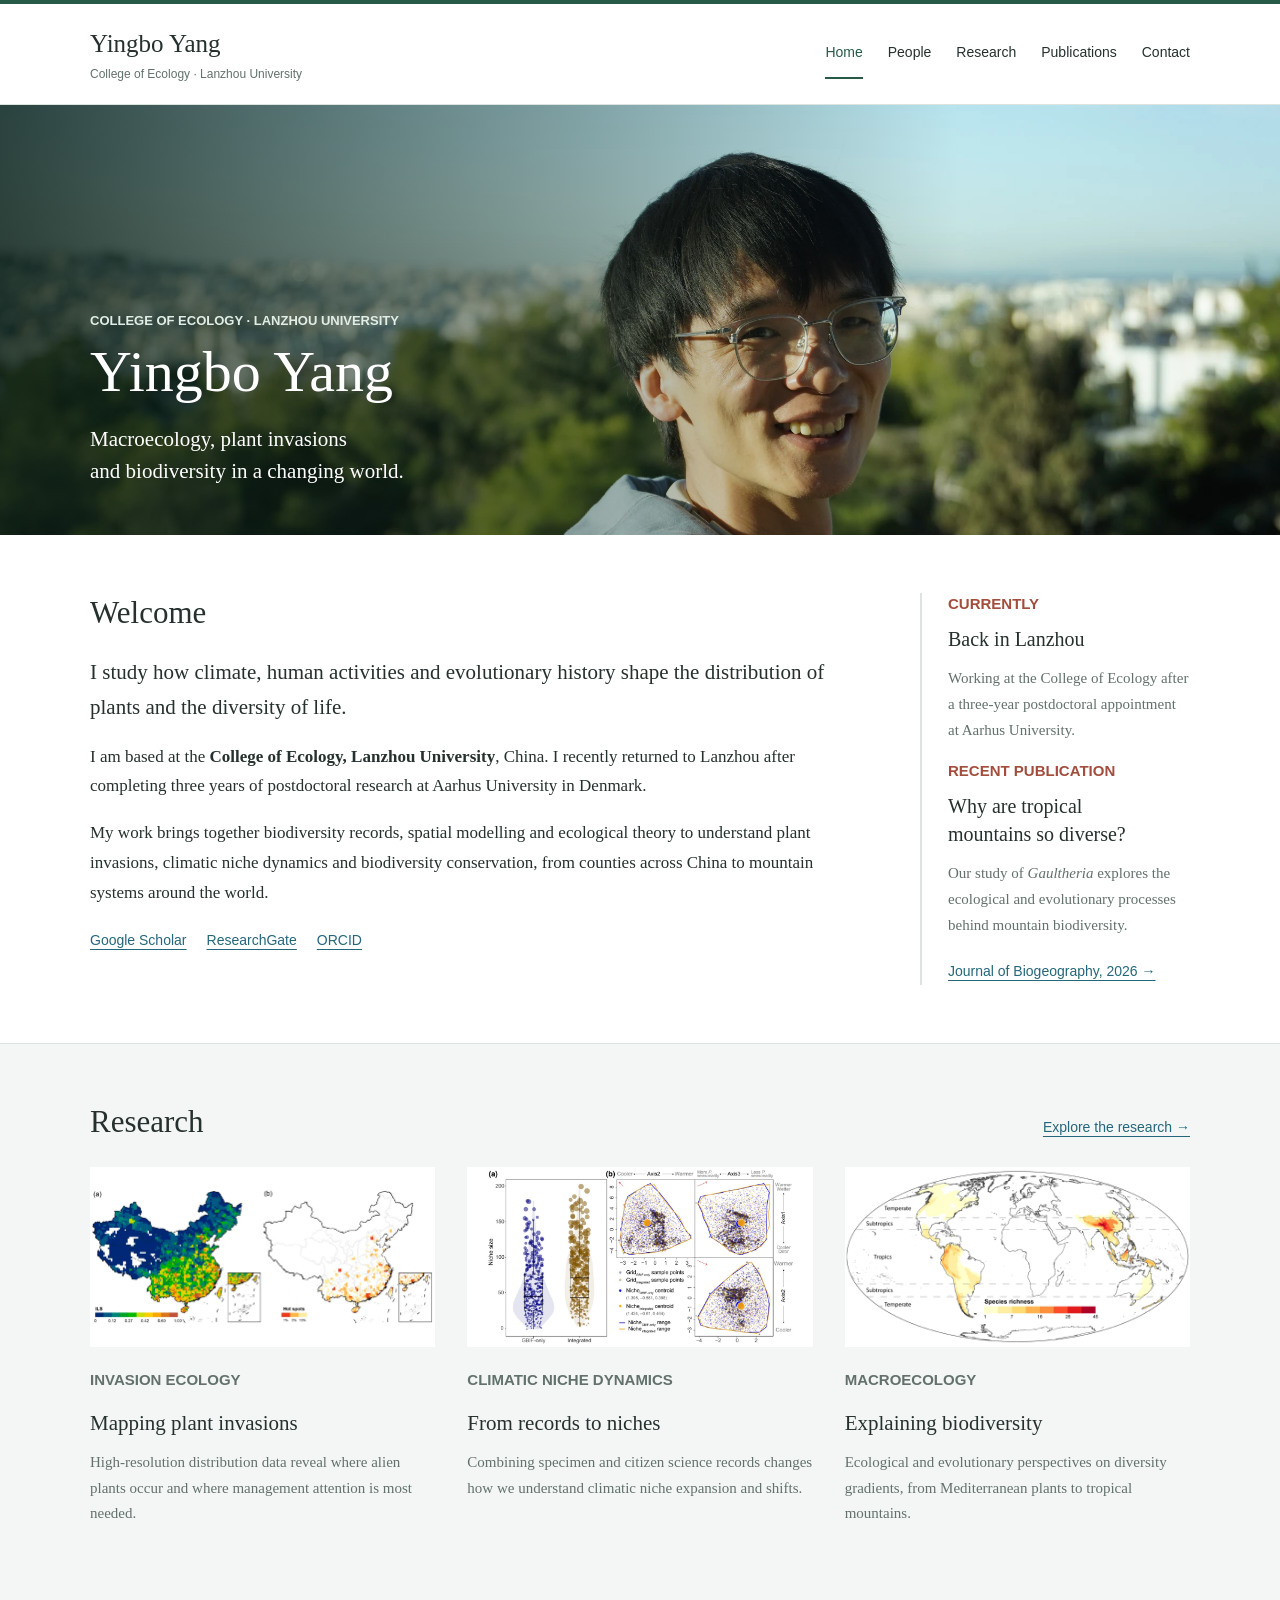
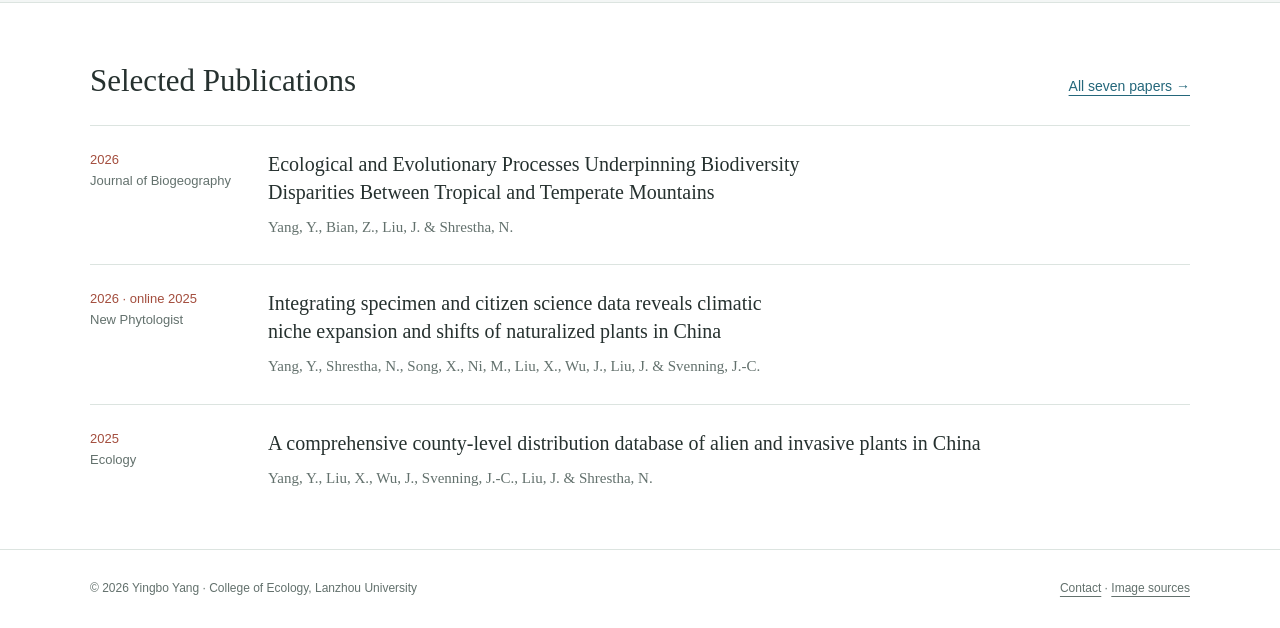
<file: index.html>
<!doctype html>
<html lang="en">
<head>
  <meta charset="utf-8">
  <meta name="viewport" content="width=device-width, initial-scale=1">
  <title>Yingbo Yang | Ecology, Lanzhou University</title>
  <meta name="description" content="Yingbo Yang at the College of Ecology, Lanzhou University. Research in macroecology, plant invasions, climatic niches and biodiversity conservation.">
  <meta property="og:title" content="Yingbo Yang | Lanzhou University">
  <meta property="og:description" content="Macroecology, invasion ecology and biodiversity conservation.">
  <meta property="og:type" content="website">
  <link rel="stylesheet" href="assets/style.css">
  <link rel="preload" as="image" href="assets/images/yingbo-yang.webp">
  <script src="assets/site.js" defer></script>
</head>
<body>
  <a class="skip-link" href="#main">Skip to content</a>
  <header class="site-header">
    <div class="wrap header-inner">
      <a class="brand" href="index.html"><strong>Yingbo Yang</strong><span>College of Ecology · Lanzhou University</span></a>
      <nav class="nav" aria-label="Main navigation">
        <a href="index.html" aria-current="page">Home</a><a href="people.html">People</a><a href="research.html">Research</a><a href="publications.html">Publications</a><a href="contact.html">Contact</a>
      </nav>
    </div>
  </header>
  <main id="main">
    <section class="hero" aria-labelledby="hero-title">
      <img class="hero-image" src="assets/images/yingbo-yang.webp" alt="Yingbo Yang outdoors with a camera" width="2400" height="1600" fetchpriority="high">
      <div class="wrap hero-inner">
        <span class="eyebrow">COLLEGE OF ECOLOGY · LANZHOU UNIVERSITY</span>
        <h1 id="hero-title">Yingbo Yang</h1>
        <p>Macroecology, plant invasions<br>and biodiversity in a changing world.</p>
      </div>
    </section>
    <section id="about" class="section">
      <div class="wrap welcome">
        <div>
          <h2>Welcome</h2>
          <p class="lead">I study how climate, human activities and evolutionary history shape the distribution of plants and the diversity of life.</p>
          <p>I am based at the <strong>College of Ecology, Lanzhou University</strong>, China. I recently returned to Lanzhou after completing three years of postdoctoral research at Aarhus University in Denmark.</p>
          <p>My work brings together biodiversity records, spatial modelling and ecological theory to understand plant invasions, climatic niche dynamics and biodiversity conservation, from counties across China to mountain systems around the world.</p>
          <div class="profile-links">
            <a href="https://scholar.google.com/citations?user=uB1AuR4AAAAJ&amp;hl=en" target="_blank" rel="noopener noreferrer">Google Scholar</a>
            <a href="https://www.researchgate.net/profile/Yingbo-Yang-2" target="_blank" rel="noopener noreferrer">ResearchGate</a>
            <a href="https://orcid.org/0000-0001-6707-7983" target="_blank" rel="noopener noreferrer">ORCID</a>
          </div>
        </div>
        <aside aria-label="Research updates">
          <p class="kicker">CURRENTLY</p>
          <h3>Back in Lanzhou</h3>
          <p>Working at the College of Ecology after a three-year postdoctoral appointment at Aarhus University.</p>
          <p class="kicker">RECENT PUBLICATION</p>
          <h3>Why are tropical mountains so diverse?</h3>
          <p>Our study of <i>Gaultheria</i> explores the ecological and evolutionary processes behind mountain biodiversity.</p>
          <a class="text-link" href="publications.html#yang-2026-jbi">Journal of Biogeography, 2026 →</a>
        </aside>
      </div>
    </section>
    <section class="section soft-band">
      <div class="wrap">
        <div class="section-head"><h2>Research</h2><a class="text-link" href="research.html">Explore the research →</a></div>
        <div class="research-preview">
          <article>
            <a class="preview-figure" href="research.html#invasions"><img src="assets/images/invasion-hotspots.webp" alt="Published maps of invasion level scores and invasion hotspots across China" width="1381" height="558" loading="lazy"></a>
            <p class="kicker">INVASION ECOLOGY</p>
            <h3>Mapping plant invasions</h3>
            <p>High-resolution distribution data reveal where alien plants occur and where management attention is most needed.</p>
          </article>
          <article>
            <a class="preview-figure" href="research.html#niches"><img src="assets/images/niche-space.webp" alt="Published comparison of climatic niche estimates from GBIF-only and integrated biodiversity records" width="1040" height="599" loading="lazy"></a>
            <p class="kicker">CLIMATIC NICHE DYNAMICS</p>
            <h3>From records to niches</h3>
            <p>Combining specimen and citizen science records changes how we understand climatic niche expansion and shifts.</p>
          </article>
          <article>
            <a class="preview-figure" href="research.html#biodiversity"><img src="assets/images/mountain-diversity.webp" alt="Published global map of Gaultheria species richness" width="1508" height="768" loading="lazy"></a>
            <p class="kicker">MACROECOLOGY</p>
            <h3>Explaining biodiversity</h3>
            <p>Ecological and evolutionary perspectives on diversity gradients, from Mediterranean plants to tropical mountains.</p>
          </article>
        </div>
      </div>
    </section>
    <section class="section">
      <div class="wrap">
        <div class="section-head"><h2>Selected Publications</h2><a class="text-link" href="publications.html">All seven papers →</a></div>
        <article class="publication-short">
          <div class="meta"><strong>2026</strong>Journal of Biogeography</div>
          <div><h3><a href="https://doi.org/10.1111/jbi.70299" target="_blank" rel="noopener noreferrer">Ecological and Evolutionary Processes Underpinning Biodiversity Disparities Between Tropical and Temperate Mountains</a></h3><p>Yang, Y., Bian, Z., Liu, J. &amp; Shrestha, N.</p></div>
        </article>
        <article class="publication-short">
          <div class="meta"><strong>2026 · online 2025</strong>New Phytologist</div>
          <div><h3><a href="https://doi.org/10.1111/nph.70680" target="_blank" rel="noopener noreferrer">Integrating specimen and citizen science data reveals climatic niche expansion and shifts of naturalized plants in China</a></h3><p>Yang, Y., Shrestha, N., Song, X., Ni, M., Liu, X., Wu, J., Liu, J. &amp; Svenning, J.-C.</p></div>
        </article>
        <article class="publication-short">
          <div class="meta"><strong>2025</strong>Ecology</div>
          <div><h3><a href="https://doi.org/10.1002/ecy.70084" target="_blank" rel="noopener noreferrer">A comprehensive county-level distribution database of alien and invasive plants in China</a></h3><p>Yang, Y., Liu, X., Wu, J., Svenning, J.-C., Liu, J. &amp; Shrestha, N.</p></div>
        </article>
      </div>
    </section>
  </main>
  <footer class="site-footer"><div class="wrap footer-inner"><p>© 2026 Yingbo Yang · College of Ecology, Lanzhou University</p><p><a href="contact.html">Contact</a> · <a href="credits.html">Image sources</a></p></div></footer>
</body>
</html>
</file>
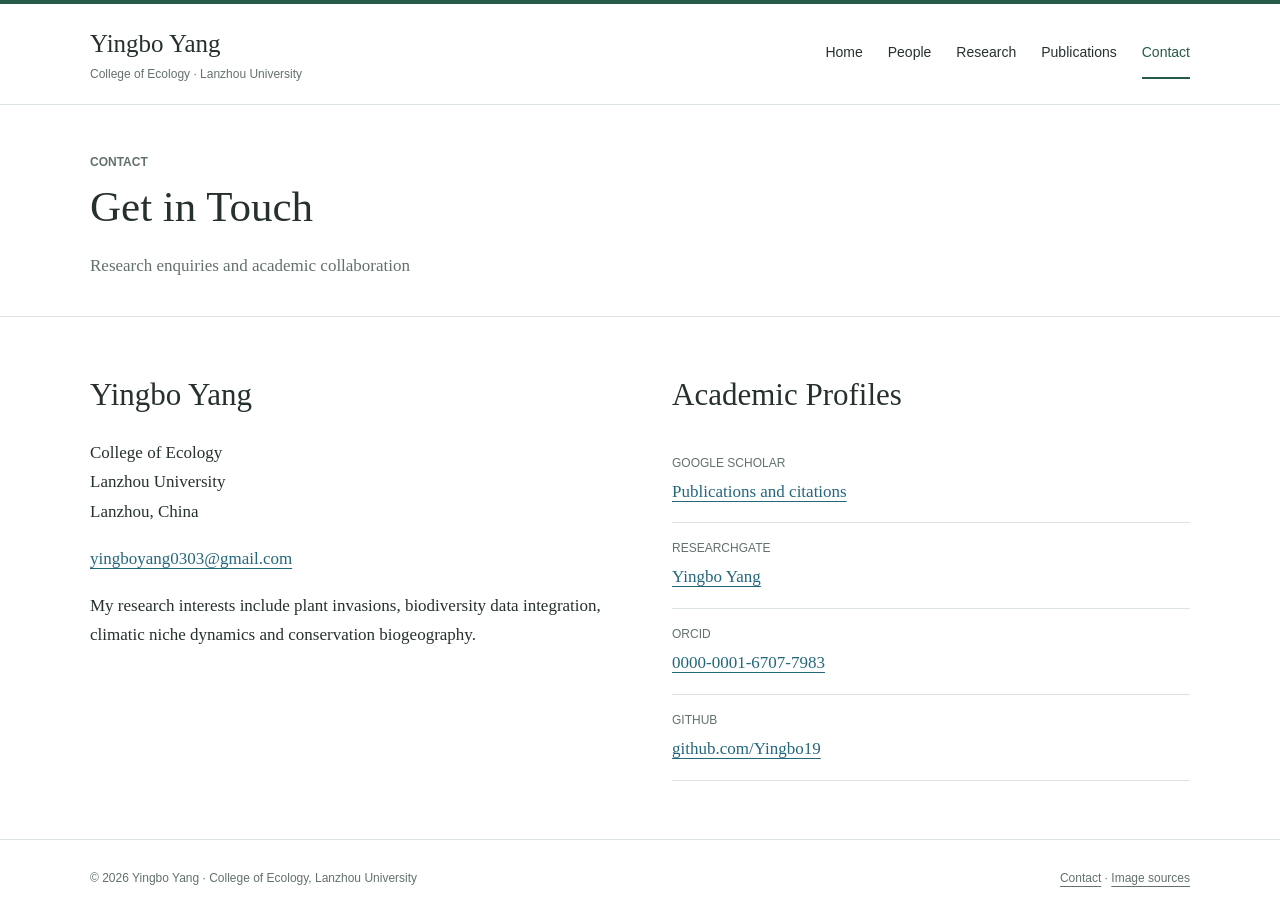
<file: contact.html>
<!doctype html>
<html lang="en">
<head>
  <meta charset="utf-8"><meta name="viewport" content="width=device-width, initial-scale=1">
  <title>Contact | Yingbo Yang</title>
  <meta name="description" content="Contact Yingbo Yang at the College of Ecology, Lanzhou University. Email and academic profiles.">
  <link rel="stylesheet" href="assets/style.css">
</head>
<body>
  <a class="skip-link" href="#main">Skip to content</a>
  <header class="site-header"><div class="wrap header-inner">
    <a class="brand" href="index.html"><strong>Yingbo Yang</strong><span>College of Ecology · Lanzhou University</span></a>
    <nav class="nav" aria-label="Main navigation"><a href="index.html">Home</a><a href="people.html">People</a><a href="research.html">Research</a><a href="publications.html">Publications</a><a href="contact.html" aria-current="page">Contact</a></nav>
  </div></header>
  <main id="main">
    <div class="page-intro"><div class="wrap"><p class="kicker">CONTACT</p><h1>Get in Touch</h1><p>Research enquiries and academic collaboration</p></div></div>
    <section class="section"><div class="wrap contact-grid">
      <div><h2>Yingbo Yang</h2><address><p>College of Ecology<br>Lanzhou University<br>Lanzhou, China</p></address><p><a href="mailto:yingboyang0303@gmail.com">yingboyang0303@gmail.com</a></p><p>My research interests include plant invasions, biodiversity data integration, climatic niche dynamics and conservation biogeography.</p></div>
      <div><h2>Academic Profiles</h2><dl class="contact-list">
        <div><dt>GOOGLE SCHOLAR</dt><dd><a href="https://scholar.google.com/citations?user=uB1AuR4AAAAJ&amp;hl=en" target="_blank" rel="noopener noreferrer">Publications and citations</a></dd></div>
        <div><dt>RESEARCHGATE</dt><dd><a href="https://www.researchgate.net/profile/Yingbo-Yang-2" target="_blank" rel="noopener noreferrer">Yingbo Yang</a></dd></div>
        <div><dt>ORCID</dt><dd><a href="https://orcid.org/0000-0001-6707-7983" target="_blank" rel="noopener noreferrer">0000-0001-6707-7983</a></dd></div>
        <div><dt>GITHUB</dt><dd><a href="https://github.com/Yingbo19" target="_blank" rel="noopener noreferrer">github.com/Yingbo19</a></dd></div>
      </dl></div>
    </div></section>
  </main>
  <footer class="site-footer"><div class="wrap footer-inner"><p>© 2026 Yingbo Yang · College of Ecology, Lanzhou University</p><p><a href="contact.html">Contact</a> · <a href="credits.html">Image sources</a></p></div></footer>
</body>
</html>
</file>
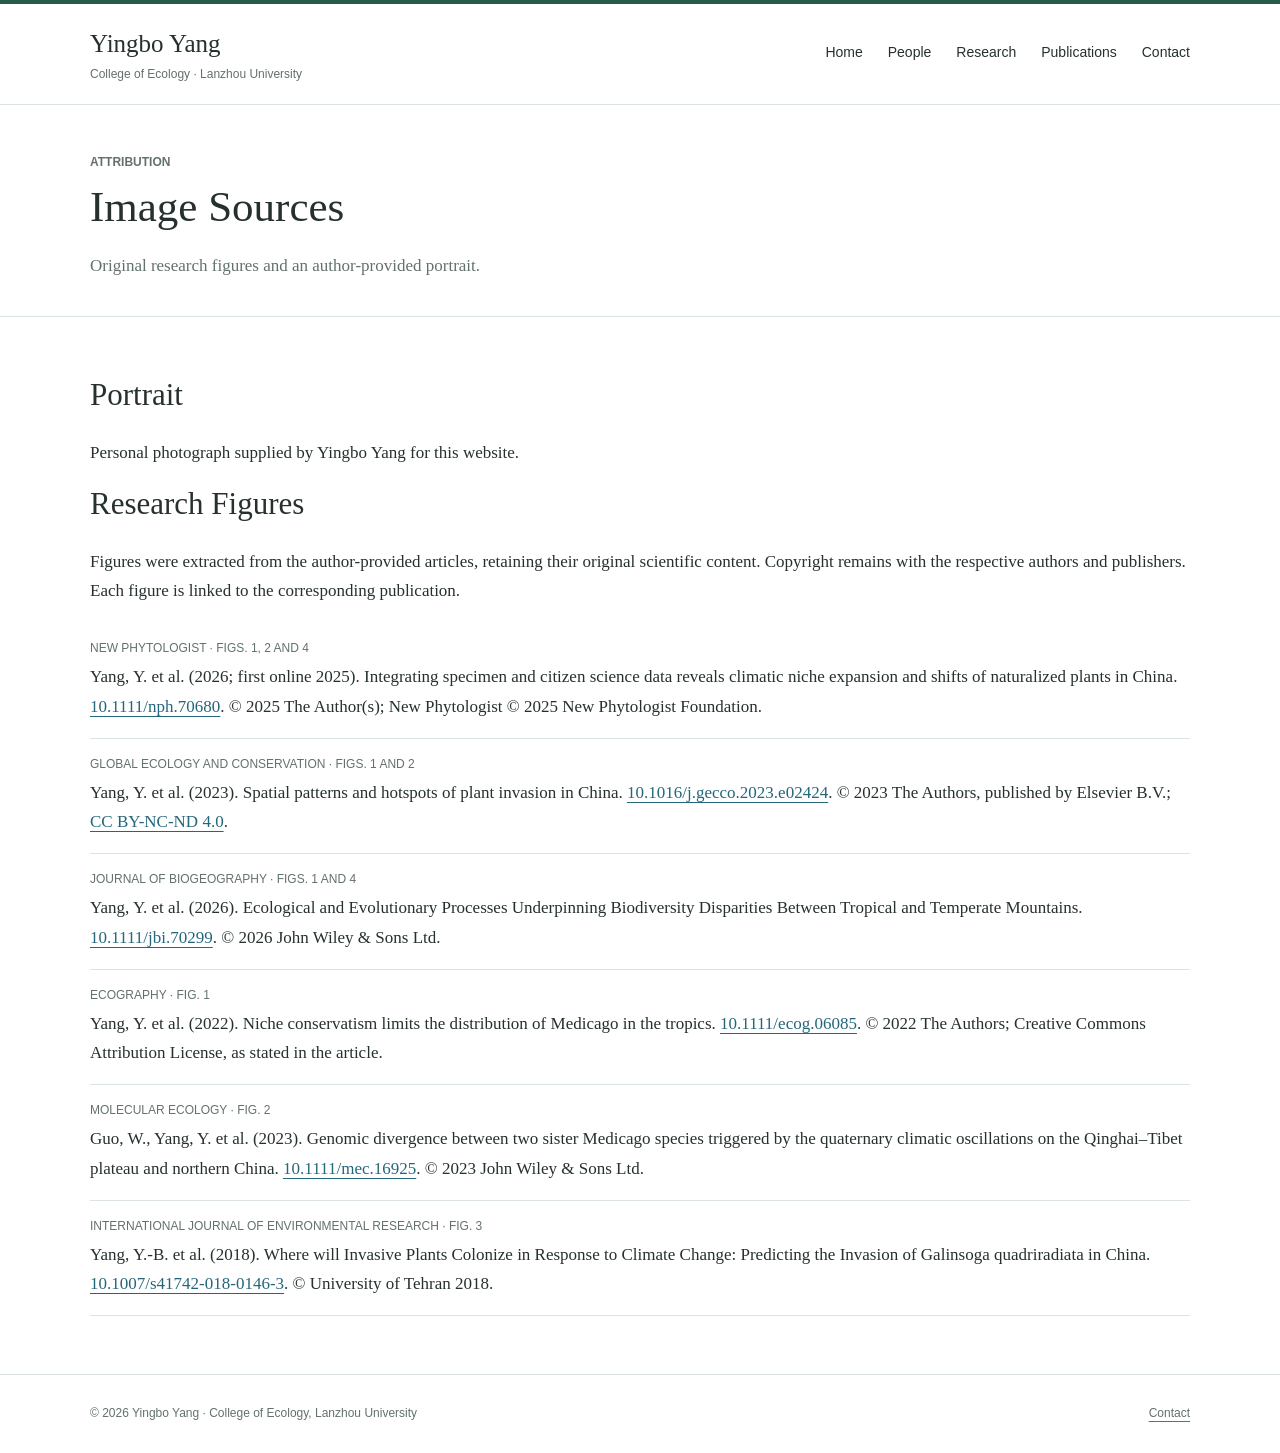
<file: credits.html>
<!doctype html>
<html lang="en">
<head><meta charset="utf-8"><meta name="viewport" content="width=device-width, initial-scale=1"><title>Image Sources | Yingbo Yang</title><meta name="description" content="Sources and attribution for the research figures and portrait on Yingbo Yang's academic website."><link rel="stylesheet" href="assets/style.css"></head>
<body>
  <a class="skip-link" href="#main">Skip to content</a>
  <header class="site-header"><div class="wrap header-inner"><a class="brand" href="index.html"><strong>Yingbo Yang</strong><span>College of Ecology · Lanzhou University</span></a><nav class="nav" aria-label="Main navigation"><a href="index.html">Home</a><a href="people.html">People</a><a href="research.html">Research</a><a href="publications.html">Publications</a><a href="contact.html">Contact</a></nav></div></header>
  <main id="main"><div class="page-intro"><div class="wrap"><p class="kicker">ATTRIBUTION</p><h1>Image Sources</h1><p>Original research figures and an author-provided portrait.</p></div></div>
    <section class="section"><div class="wrap">
      <h2>Portrait</h2><p>Personal photograph supplied by Yingbo Yang for this website.</p>
      <h2>Research Figures</h2>
      <p>Figures were extracted from the author-provided articles, retaining their original scientific content. Copyright remains with the respective authors and publishers. Each figure is linked to the corresponding publication.</p>
      <dl class="contact-list">
        <div><dt>NEW PHYTOLOGIST · FIGS. 1, 2 AND 4</dt><dd>Yang, Y. et al. (2026; first online 2025). Integrating specimen and citizen science data reveals climatic niche expansion and shifts of naturalized plants in China. <a href="https://doi.org/10.1111/nph.70680" target="_blank" rel="noopener noreferrer">10.1111/nph.70680</a>. © 2025 The Author(s); New Phytologist © 2025 New Phytologist Foundation.</dd></div>
        <div><dt>GLOBAL ECOLOGY AND CONSERVATION · FIGS. 1 AND 2</dt><dd>Yang, Y. et al. (2023). Spatial patterns and hotspots of plant invasion in China. <a href="https://doi.org/10.1016/j.gecco.2023.e02424" target="_blank" rel="noopener noreferrer">10.1016/j.gecco.2023.e02424</a>. © 2023 The Authors, published by Elsevier B.V.; <a href="https://creativecommons.org/licenses/by-nc-nd/4.0/" target="_blank" rel="noopener noreferrer">CC BY-NC-ND 4.0</a>.</dd></div>
        <div><dt>JOURNAL OF BIOGEOGRAPHY · FIGS. 1 AND 4</dt><dd>Yang, Y. et al. (2026). Ecological and Evolutionary Processes Underpinning Biodiversity Disparities Between Tropical and Temperate Mountains. <a href="https://doi.org/10.1111/jbi.70299" target="_blank" rel="noopener noreferrer">10.1111/jbi.70299</a>. © 2026 John Wiley &amp; Sons Ltd.</dd></div>
        <div><dt>ECOGRAPHY · FIG. 1</dt><dd>Yang, Y. et al. (2022). Niche conservatism limits the distribution of Medicago in the tropics. <a href="https://doi.org/10.1111/ecog.06085" target="_blank" rel="noopener noreferrer">10.1111/ecog.06085</a>. © 2022 The Authors; Creative Commons Attribution License, as stated in the article.</dd></div>
        <div><dt>MOLECULAR ECOLOGY · FIG. 2</dt><dd>Guo, W., Yang, Y. et al. (2023). Genomic divergence between two sister Medicago species triggered by the quaternary climatic oscillations on the Qinghai–Tibet plateau and northern China. <a href="https://doi.org/10.1111/mec.16925" target="_blank" rel="noopener noreferrer">10.1111/mec.16925</a>. © 2023 John Wiley &amp; Sons Ltd.</dd></div>
        <div><dt>INTERNATIONAL JOURNAL OF ENVIRONMENTAL RESEARCH · FIG. 3</dt><dd>Yang, Y.-B. et al. (2018). Where will Invasive Plants Colonize in Response to Climate Change: Predicting the Invasion of Galinsoga quadriradiata in China. <a href="https://doi.org/10.1007/s41742-018-0146-3" target="_blank" rel="noopener noreferrer">10.1007/s41742-018-0146-3</a>. © University of Tehran 2018.</dd></div>
      </dl>
    </div></section>
  </main>
  <footer class="site-footer"><div class="wrap footer-inner"><p>© 2026 Yingbo Yang · College of Ecology, Lanzhou University</p><p><a href="contact.html">Contact</a></p></div></footer>
</body></html>
</file>
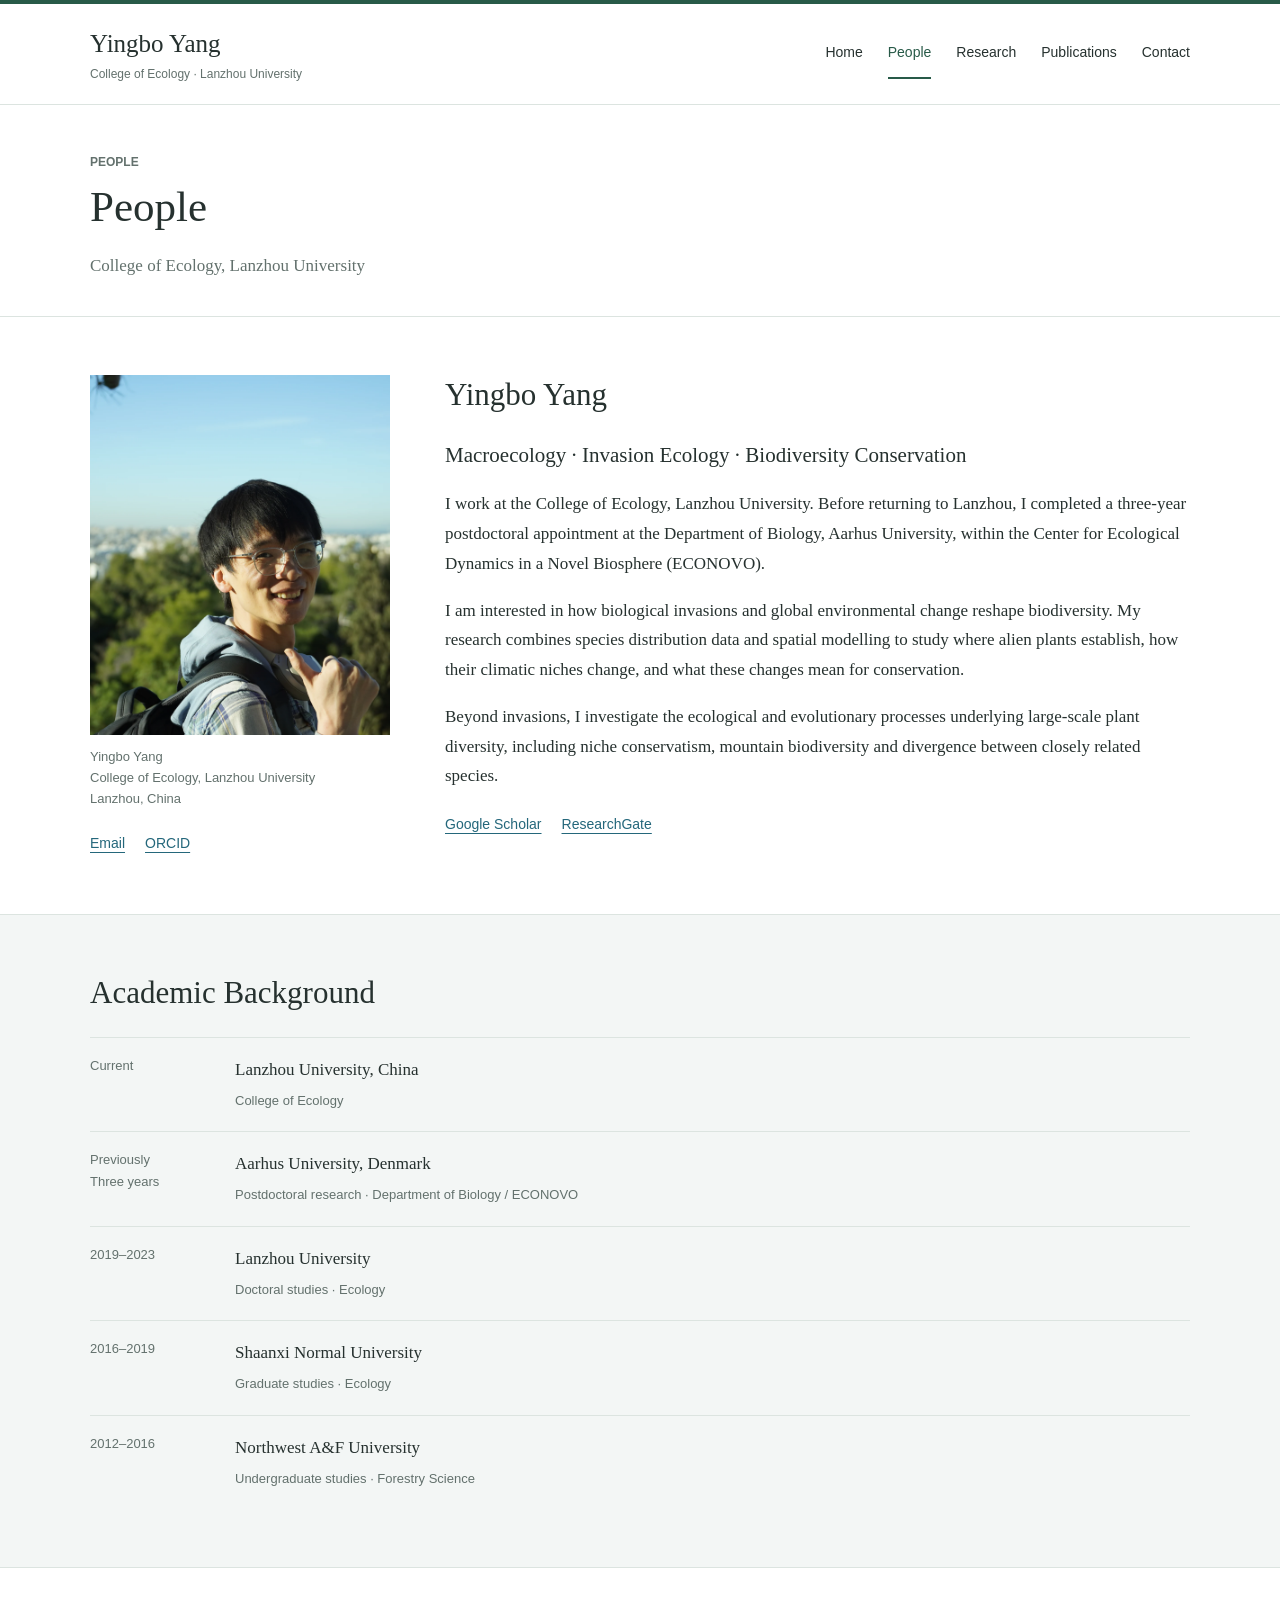
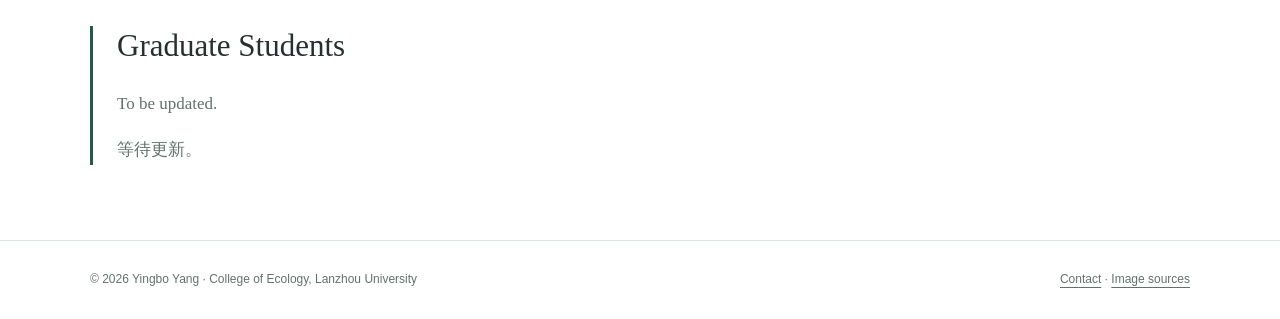
<file: people.html>
<!doctype html>
<html lang="en">
<head>
  <meta charset="utf-8"><meta name="viewport" content="width=device-width, initial-scale=1">
  <title>People | Yingbo Yang</title>
  <meta name="description" content="Yingbo Yang, College of Ecology, Lanzhou University. Biography, academic background and students.">
  <link rel="stylesheet" href="assets/style.css"><script src="assets/site.js" defer></script>
</head>
<body>
  <a class="skip-link" href="#main">Skip to content</a>
  <header class="site-header"><div class="wrap header-inner">
    <a class="brand" href="index.html"><strong>Yingbo Yang</strong><span>College of Ecology · Lanzhou University</span></a>
    <nav class="nav" aria-label="Main navigation"><a href="index.html">Home</a><a href="people.html" aria-current="page">People</a><a href="research.html">Research</a><a href="publications.html">Publications</a><a href="contact.html">Contact</a></nav>
  </div></header>
  <main id="main">
    <div class="page-intro"><div class="wrap"><p class="kicker">PEOPLE</p><h1>People</h1><p>College of Ecology, Lanzhou University</p></div></div>
    <section class="section"><div class="wrap profile">
      <div>
        <img class="portrait" src="assets/images/yingbo-yang.webp" alt="Portrait of Yingbo Yang" width="2400" height="1600">
        <p class="portrait-caption">Yingbo Yang<br>College of Ecology, Lanzhou University<br>Lanzhou, China</p>
        <div class="profile-links"><a href="mailto:yingboyang0303@gmail.com">Email</a><a href="https://orcid.org/0000-0001-6707-7983" target="_blank" rel="noopener noreferrer">ORCID</a></div>
      </div>
      <div>
        <h2>Yingbo Yang</h2>
        <p class="lead">Macroecology · Invasion Ecology · Biodiversity Conservation</p>
        <p>I work at the College of Ecology, Lanzhou University. Before returning to Lanzhou, I completed a three-year postdoctoral appointment at the Department of Biology, Aarhus University, within the Center for Ecological Dynamics in a Novel Biosphere (ECONOVO).</p>
        <p>I am interested in how biological invasions and global environmental change reshape biodiversity. My research combines species distribution data and spatial modelling to study where alien plants establish, how their climatic niches change, and what these changes mean for conservation.</p>
        <p>Beyond invasions, I investigate the ecological and evolutionary processes underlying large-scale plant diversity, including niche conservatism, mountain biodiversity and divergence between closely related species.</p>
        <div class="profile-links"><a href="https://scholar.google.com/citations?user=uB1AuR4AAAAJ&amp;hl=en" target="_blank" rel="noopener noreferrer">Google Scholar</a><a href="https://www.researchgate.net/profile/Yingbo-Yang-2" target="_blank" rel="noopener noreferrer">ResearchGate</a></div>
      </div>
    </div></section>
    <section class="section soft-band"><div class="wrap">
      <h2>Academic Background</h2>
      <ul class="timeline">
        <li><span class="period">Current</span><div><strong>Lanzhou University, China</strong><small>College of Ecology</small></div></li>
        <li><span class="period">Previously<br>Three years</span><div><strong>Aarhus University, Denmark</strong><small>Postdoctoral research · Department of Biology / ECONOVO</small></div></li>
        <li><span class="period">2019–2023</span><div><strong>Lanzhou University</strong><small>Doctoral studies · Ecology</small></div></li>
        <li><span class="period">2016–2019</span><div><strong>Shaanxi Normal University</strong><small>Graduate studies · Ecology</small></div></li>
        <li><span class="period">2012–2016</span><div><strong>Northwest A&amp;F University</strong><small>Undergraduate studies · Forestry Science</small></div></li>
      </ul>
    </div></section>
    <section class="section" id="students"><div class="wrap students"><h2>Graduate Students</h2><p>To be updated.</p><p lang="zh-CN">等待更新。</p></div></section>
  </main>
  <footer class="site-footer"><div class="wrap footer-inner"><p>© 2026 Yingbo Yang · College of Ecology, Lanzhou University</p><p><a href="contact.html">Contact</a> · <a href="credits.html">Image sources</a></p></div></footer>
</body>
</html>
</file>
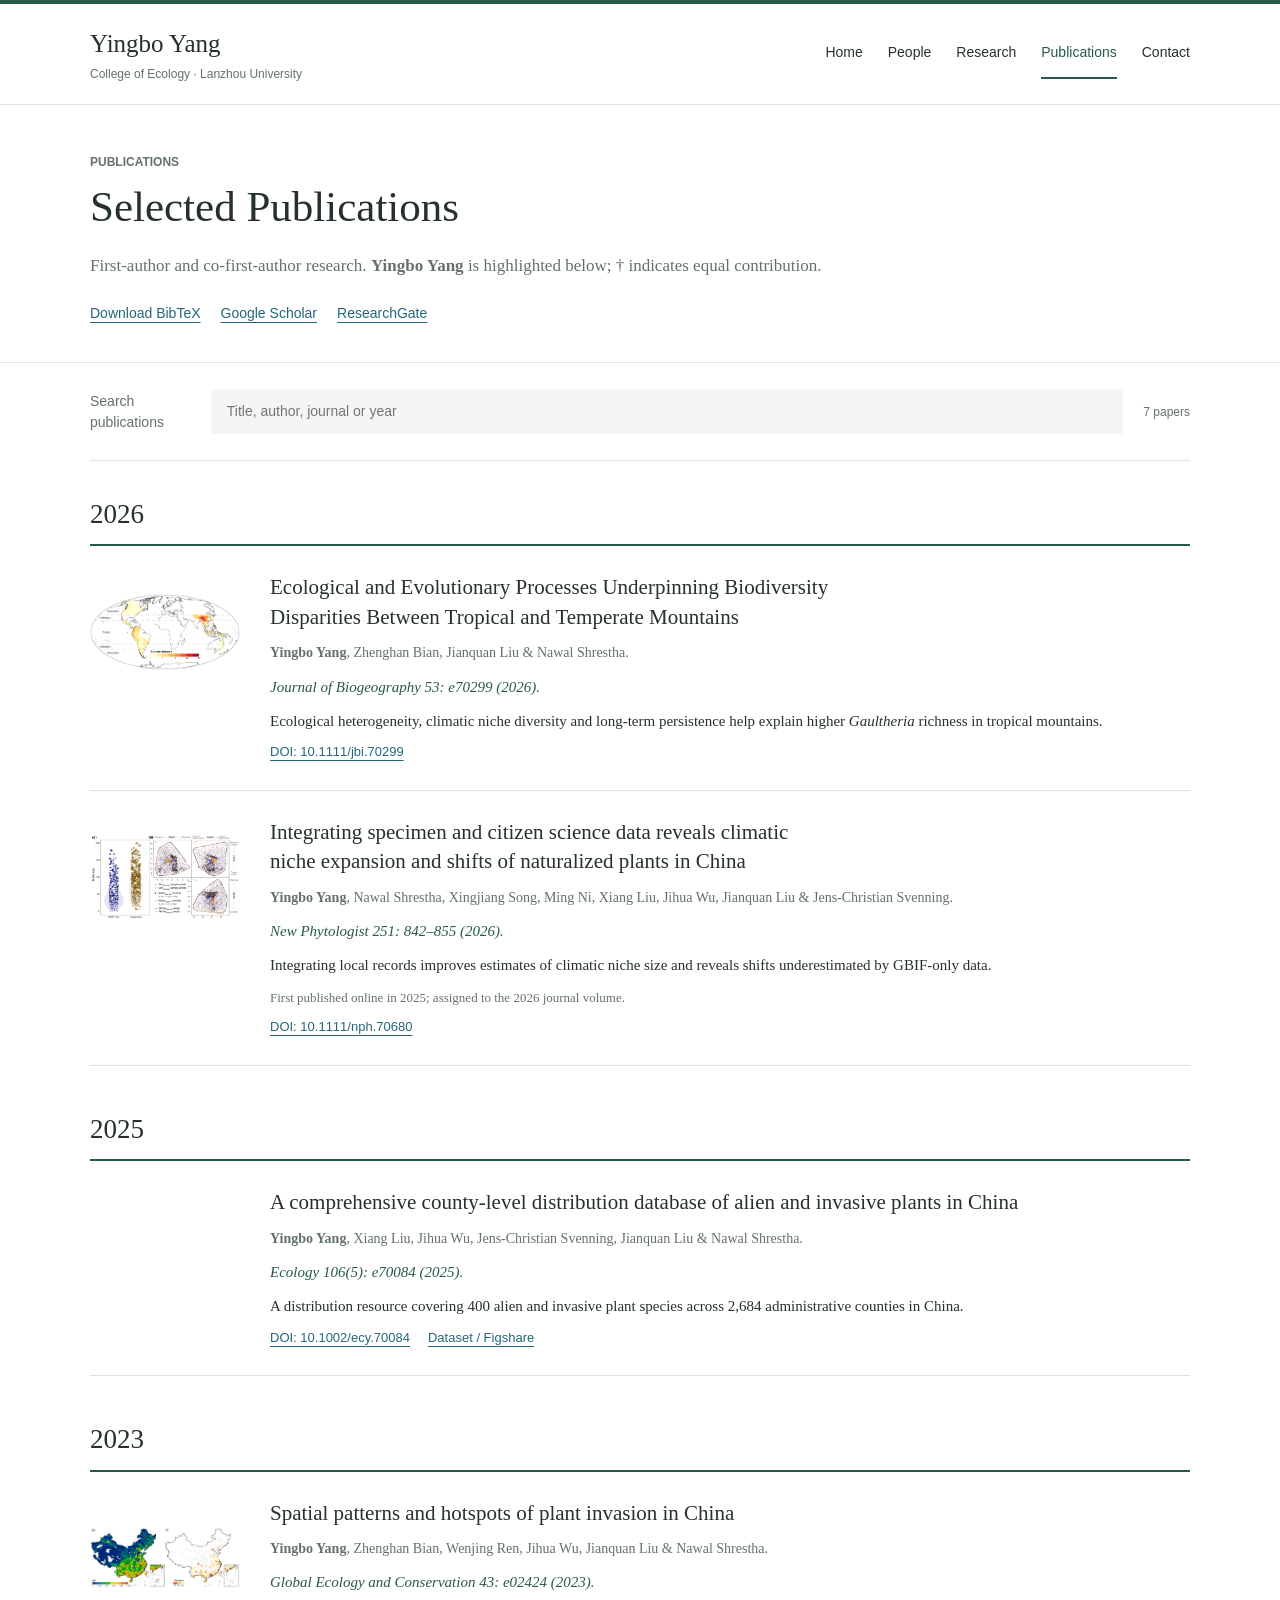
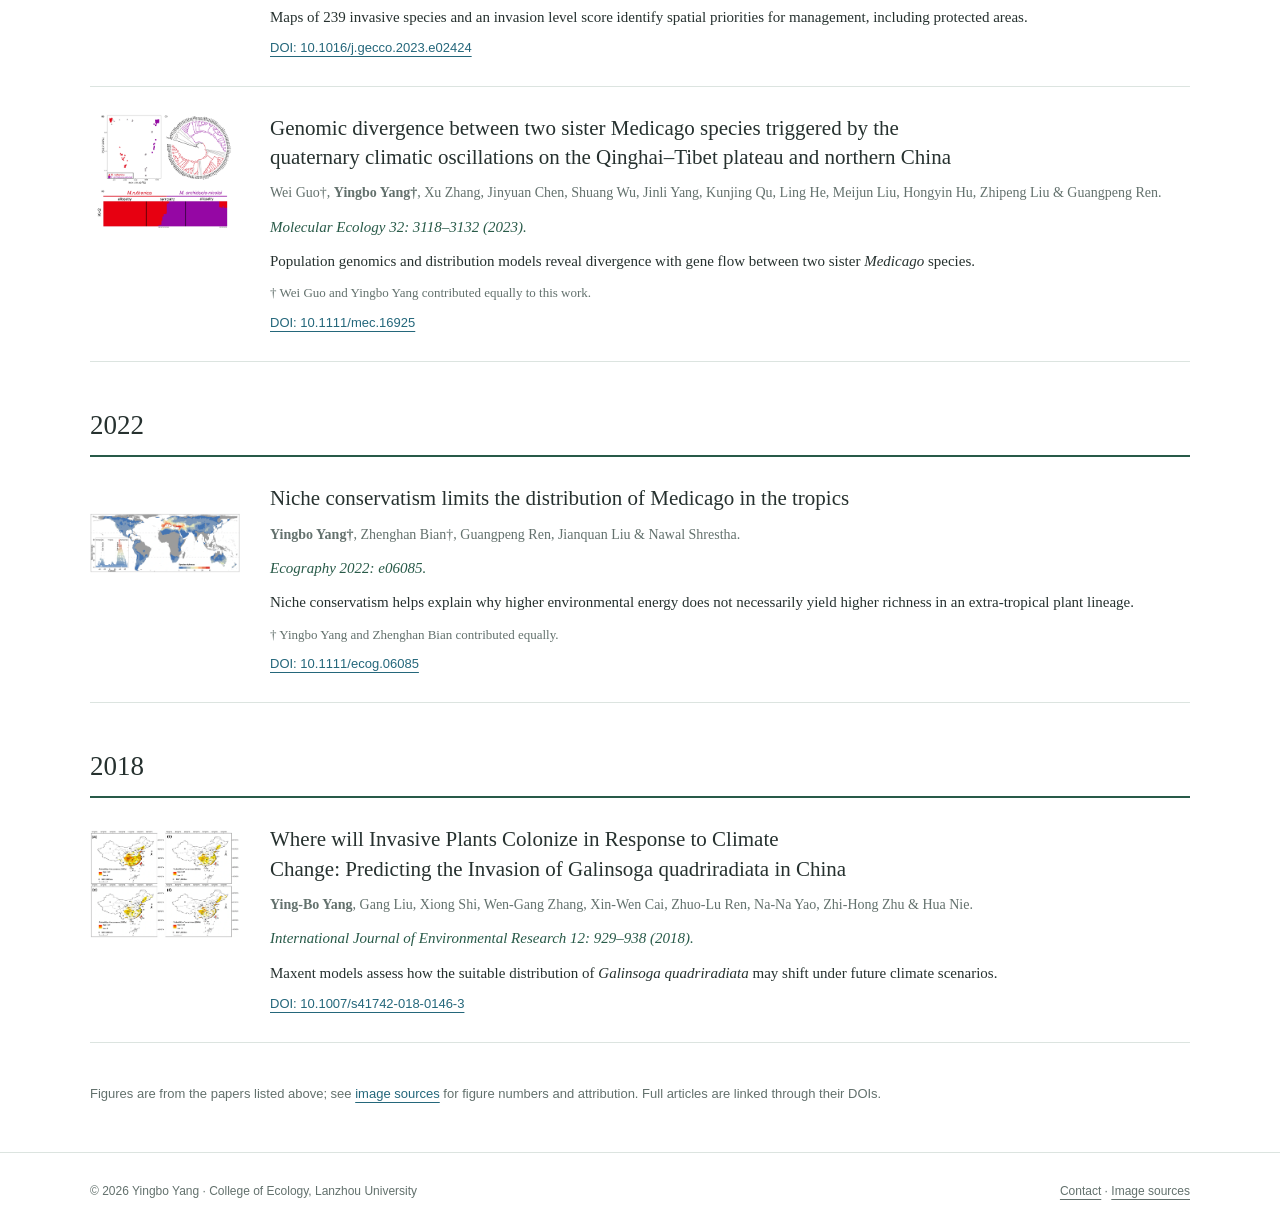
<file: publications.html>
<!doctype html>
<html lang="en">
<head>
  <meta charset="utf-8"><meta name="viewport" content="width=device-width, initial-scale=1">
  <title>Publications | Yingbo Yang</title>
  <meta name="description" content="Seven selected first-author and co-first-author papers by Yingbo Yang, with DOI links, research figures and BibTeX citations.">
  <link rel="stylesheet" href="assets/style.css"><script src="assets/site.js" defer></script>
</head>
<body>
  <a class="skip-link" href="#main">Skip to content</a>
  <header class="site-header"><div class="wrap header-inner">
    <a class="brand" href="index.html"><strong>Yingbo Yang</strong><span>College of Ecology · Lanzhou University</span></a>
    <nav class="nav" aria-label="Main navigation"><a href="index.html">Home</a><a href="people.html">People</a><a href="research.html">Research</a><a href="publications.html" aria-current="page">Publications</a><a href="contact.html">Contact</a></nav>
  </div></header>
  <main id="main">
    <div class="page-intro"><div class="wrap"><p class="kicker">PUBLICATIONS</p><h1>Selected Publications</h1><p>First-author and co-first-author research. <strong>Yingbo Yang</strong> is highlighted below; † indicates equal contribution.</p><div class="profile-links"><a href="assets/publications.bib" download>Download BibTeX</a><a href="https://scholar.google.com/citations?user=uB1AuR4AAAAJ&amp;hl=en" target="_blank" rel="noopener noreferrer">Google Scholar</a><a href="https://www.researchgate.net/profile/Yingbo-Yang-2" target="_blank" rel="noopener noreferrer">ResearchGate</a></div></div></div>
    <div class="wrap">
      <div class="pub-toolbar"><label for="publication-search">Search publications</label><input id="publication-search" type="search" autocomplete="off" placeholder="Title, author, journal or year"><span class="pub-count" id="publication-count" aria-live="polite">7 papers</span></div>
      <p id="empty-results" class="empty-results" hidden>No publications found.</p>
      <section class="pub-year" aria-labelledby="year-2026"><h2 id="year-2026">2026</h2>
        <article class="paper" id="yang-2026-jbi">
          <figure><img src="assets/images/mountain-diversity.webp" alt="Gaultheria species richness map, Figure 1" width="1508" height="768" loading="lazy"></figure>
          <div><h3><a href="https://doi.org/10.1111/jbi.70299" target="_blank" rel="noopener noreferrer">Ecological and Evolutionary Processes Underpinning Biodiversity Disparities Between Tropical and Temperate Mountains</a></h3>
            <p class="authors"><strong>Yingbo Yang</strong>, Zhenghan Bian, Jianquan Liu &amp; Nawal Shrestha.</p>
            <p class="journal">Journal of Biogeography 53: e70299 (2026).</p>
            <p>Ecological heterogeneity, climatic niche diversity and long-term persistence help explain higher <i>Gaultheria</i> richness in tropical mountains.</p>
            <div class="paper-links"><a href="https://doi.org/10.1111/jbi.70299" target="_blank" rel="noopener noreferrer">DOI: 10.1111/jbi.70299</a></div>
          </div>
        </article>
        <article class="paper" id="yang-2026-nph">
          <figure><img src="assets/images/niche-space.webp" alt="Climatic niche estimates, Figure 2" width="1040" height="599" loading="lazy"></figure>
          <div><h3><a href="https://doi.org/10.1111/nph.70680" target="_blank" rel="noopener noreferrer">Integrating specimen and citizen science data reveals climatic niche expansion and shifts of naturalized plants in China</a></h3>
            <p class="authors"><strong>Yingbo Yang</strong>, Nawal Shrestha, Xingjiang Song, Ming Ni, Xiang Liu, Jihua Wu, Jianquan Liu &amp; Jens-Christian Svenning.</p>
            <p class="journal">New Phytologist 251: 842–855 (2026).</p>
            <p>Integrating local records improves estimates of climatic niche size and reveals shifts underestimated by GBIF-only data.</p>
            <p class="paper-note">First published online in 2025; assigned to the 2026 journal volume.</p>
            <div class="paper-links"><a href="https://doi.org/10.1111/nph.70680" target="_blank" rel="noopener noreferrer">DOI: 10.1111/nph.70680</a></div>
          </div>
        </article>
      </section>
      <section class="pub-year" aria-labelledby="year-2025"><h2 id="year-2025">2025</h2>
        <article class="paper no-figure" id="yang-2025-ecology">
          <div><h3><a href="https://doi.org/10.1002/ecy.70084" target="_blank" rel="noopener noreferrer">A comprehensive county-level distribution database of alien and invasive plants in China</a></h3>
            <p class="authors"><strong>Yingbo Yang</strong>, Xiang Liu, Jihua Wu, Jens-Christian Svenning, Jianquan Liu &amp; Nawal Shrestha.</p>
            <p class="journal">Ecology 106(5): e70084 (2025).</p>
            <p>A distribution resource covering 400 alien and invasive plant species across 2,684 administrative counties in China.</p>
            <div class="paper-links"><a href="https://doi.org/10.1002/ecy.70084" target="_blank" rel="noopener noreferrer">DOI: 10.1002/ecy.70084</a><a href="https://doi.org/10.6084/m9.figshare.25977016" target="_blank" rel="noopener noreferrer">Dataset / Figshare</a></div>
          </div>
        </article>
      </section>
      <section class="pub-year" aria-labelledby="year-2023"><h2 id="year-2023">2023</h2>
        <article class="paper" id="yang-2023-geco">
          <figure><img src="assets/images/invasion-hotspots.webp" alt="Plant invasion hotspots, Figure 2" width="1381" height="558" loading="lazy"></figure>
          <div><h3><a href="https://doi.org/10.1016/j.gecco.2023.e02424" target="_blank" rel="noopener noreferrer">Spatial patterns and hotspots of plant invasion in China</a></h3>
            <p class="authors"><strong>Yingbo Yang</strong>, Zhenghan Bian, Wenjing Ren, Jihua Wu, Jianquan Liu &amp; Nawal Shrestha.</p>
            <p class="journal">Global Ecology and Conservation 43: e02424 (2023).</p>
            <p>Maps of 239 invasive species and an invasion level score identify spatial priorities for management, including protected areas.</p>
            <div class="paper-links"><a href="https://doi.org/10.1016/j.gecco.2023.e02424" target="_blank" rel="noopener noreferrer">DOI: 10.1016/j.gecco.2023.e02424</a></div>
          </div>
        </article>
        <article class="paper" id="guo-yang-2023">
          <figure><img src="assets/images/medicago-genomics.webp" alt="Medicago population structure, Figure 2" width="1550" height="1320" loading="lazy"></figure>
          <div><h3><a href="https://doi.org/10.1111/mec.16925" target="_blank" rel="noopener noreferrer">Genomic divergence between two sister Medicago species triggered by the quaternary climatic oscillations on the Qinghai–Tibet plateau and northern China</a></h3>
            <p class="authors">Wei Guo†, <strong>Yingbo Yang†</strong>, Xu Zhang, Jinyuan Chen, Shuang Wu, Jinli Yang, Kunjing Qu, Ling He, Meijun Liu, Hongyin Hu, Zhipeng Liu &amp; Guangpeng Ren.</p>
            <p class="journal">Molecular Ecology 32: 3118–3132 (2023).</p>
            <p>Population genomics and distribution models reveal divergence with gene flow between two sister <i>Medicago</i> species.</p>
            <p class="paper-note">† Wei Guo and Yingbo Yang contributed equally to this work.</p>
            <div class="paper-links"><a href="https://doi.org/10.1111/mec.16925" target="_blank" rel="noopener noreferrer">DOI: 10.1111/mec.16925</a></div>
          </div>
        </article>
      </section>
      <section class="pub-year" aria-labelledby="year-2022"><h2 id="year-2022">2022</h2>
        <article class="paper" id="yang-2022-ecography">
          <figure><img src="assets/images/medicago-richness.webp" alt="Global richness of Medicago, Figure 1" width="1498" height="592" loading="lazy"></figure>
          <div><h3><a href="https://doi.org/10.1111/ecog.06085" target="_blank" rel="noopener noreferrer">Niche conservatism limits the distribution of Medicago in the tropics</a></h3>
            <p class="authors"><strong>Yingbo Yang†</strong>, Zhenghan Bian†, Guangpeng Ren, Jianquan Liu &amp; Nawal Shrestha.</p>
            <p class="journal">Ecography 2022: e06085.</p>
            <p>Niche conservatism helps explain why higher environmental energy does not necessarily yield higher richness in an extra-tropical plant lineage.</p>
            <p class="paper-note">† Yingbo Yang and Zhenghan Bian contributed equally.</p>
            <div class="paper-links"><a href="https://doi.org/10.1111/ecog.06085" target="_blank" rel="noopener noreferrer">DOI: 10.1111/ecog.06085</a></div>
          </div>
        </article>
      </section>
      <section class="pub-year" aria-labelledby="year-2018"><h2 id="year-2018">2018</h2>
        <article class="paper" id="yang-2018-ijer">
          <figure><img src="assets/images/invasion-forecast.webp" alt="Current and future habitat suitability, Figure 3" width="1477" height="1065" loading="lazy"></figure>
          <div><h3><a href="https://doi.org/10.1007/s41742-018-0146-3" target="_blank" rel="noopener noreferrer">Where will Invasive Plants Colonize in Response to Climate Change: Predicting the Invasion of Galinsoga quadriradiata in China</a></h3>
            <p class="authors"><strong>Ying-Bo Yang</strong>, Gang Liu, Xiong Shi, Wen-Gang Zhang, Xin-Wen Cai, Zhuo-Lu Ren, Na-Na Yao, Zhi-Hong Zhu &amp; Hua Nie.</p>
            <p class="journal">International Journal of Environmental Research 12: 929–938 (2018).</p>
            <p>Maxent models assess how the suitable distribution of <i>Galinsoga quadriradiata</i> may shift under future climate scenarios.</p>
            <div class="paper-links"><a href="https://doi.org/10.1007/s41742-018-0146-3" target="_blank" rel="noopener noreferrer">DOI: 10.1007/s41742-018-0146-3</a></div>
          </div>
        </article>
      </section>
      <p class="pub-note">Figures are from the papers listed above; see <a href="credits.html">image sources</a> for figure numbers and attribution. Full articles are linked through their DOIs.</p>
    </div>
  </main>
  <footer class="site-footer"><div class="wrap footer-inner"><p>© 2026 Yingbo Yang · College of Ecology, Lanzhou University</p><p><a href="contact.html">Contact</a> · <a href="credits.html">Image sources</a></p></div></footer>
</body>
</html>
</file>
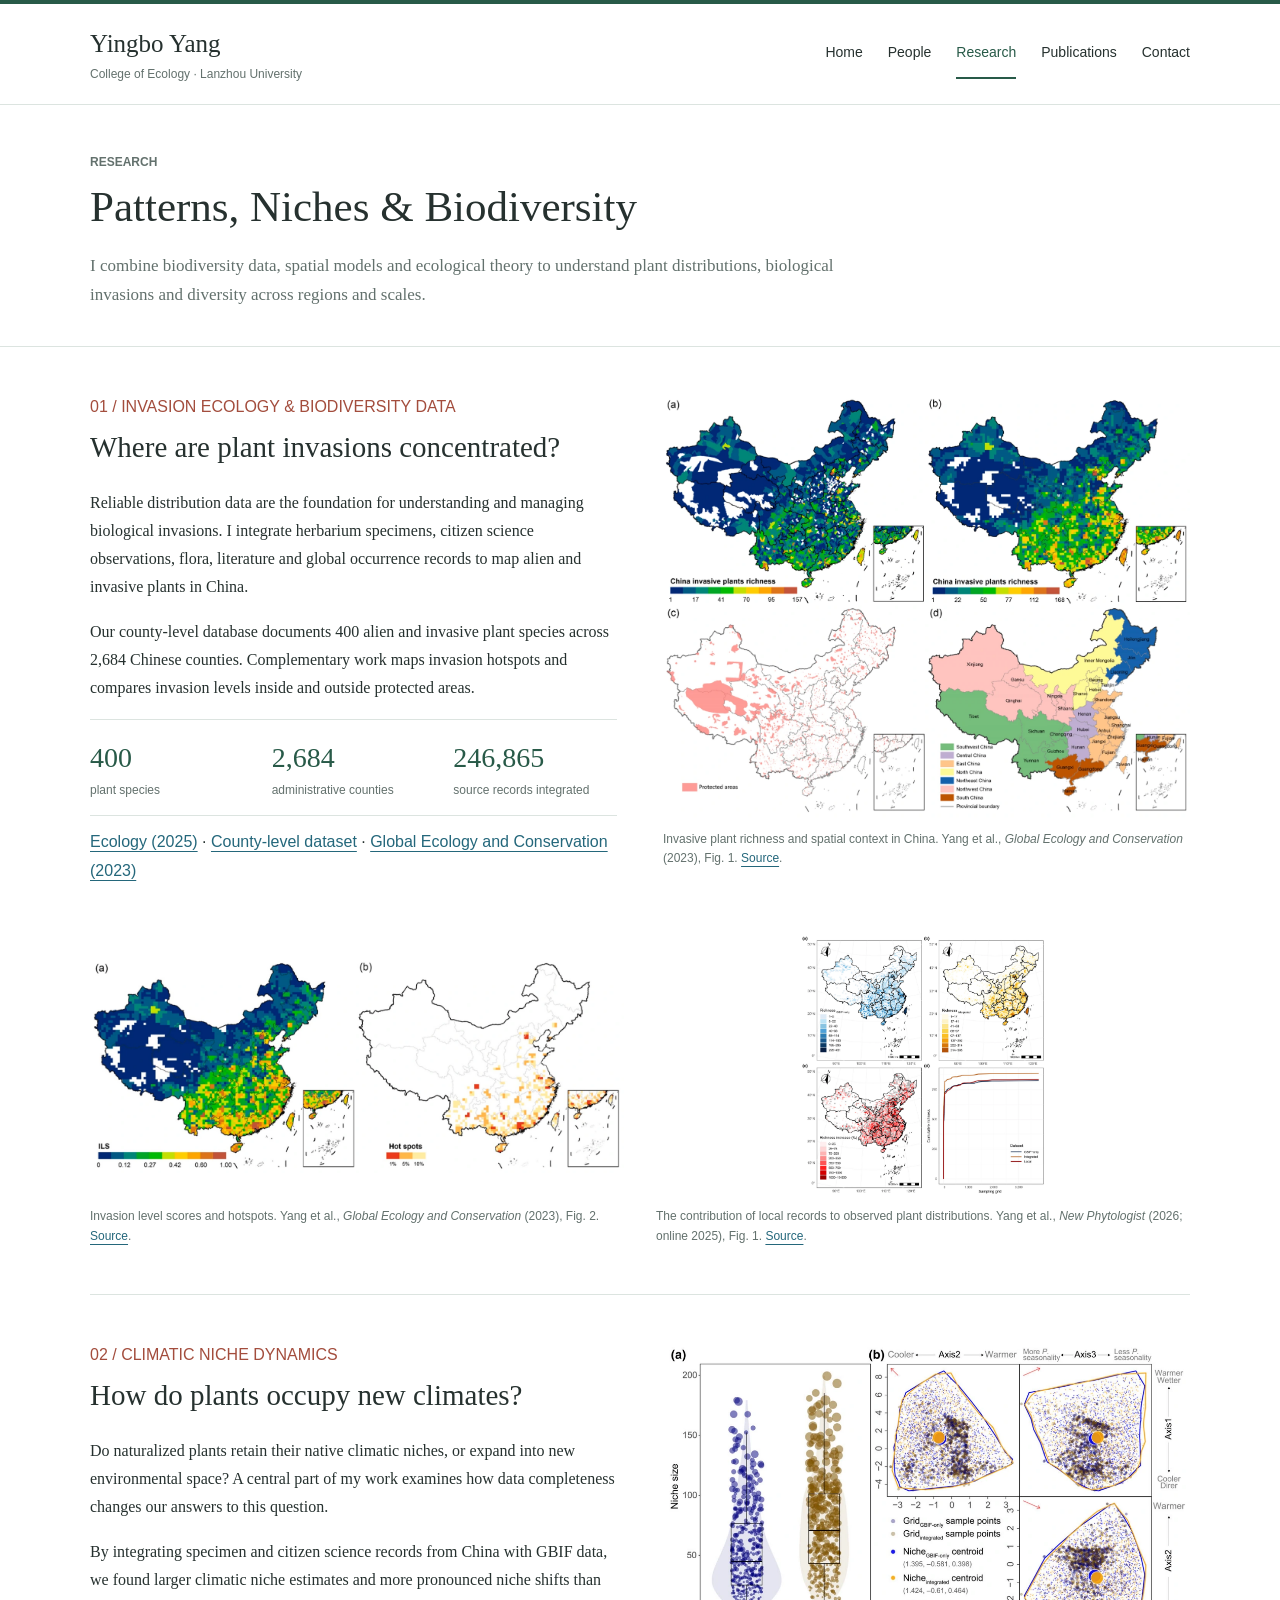
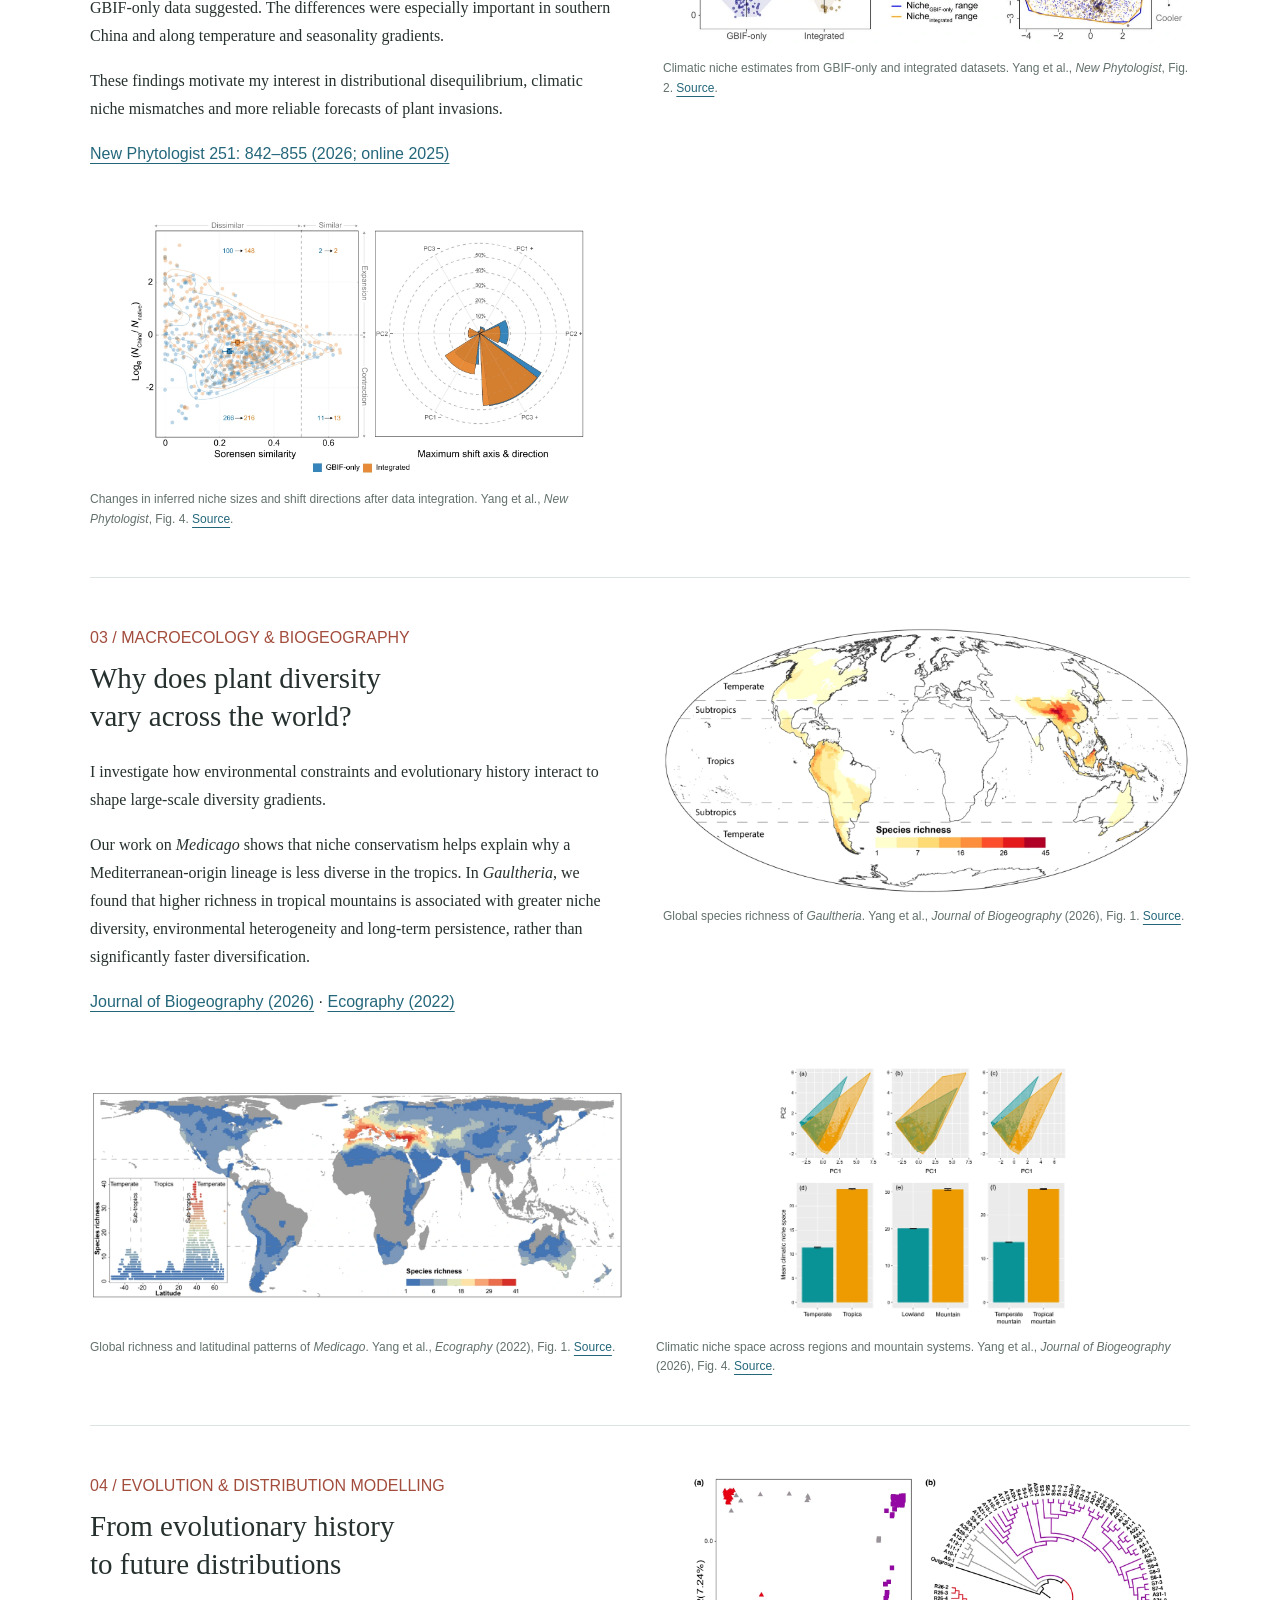
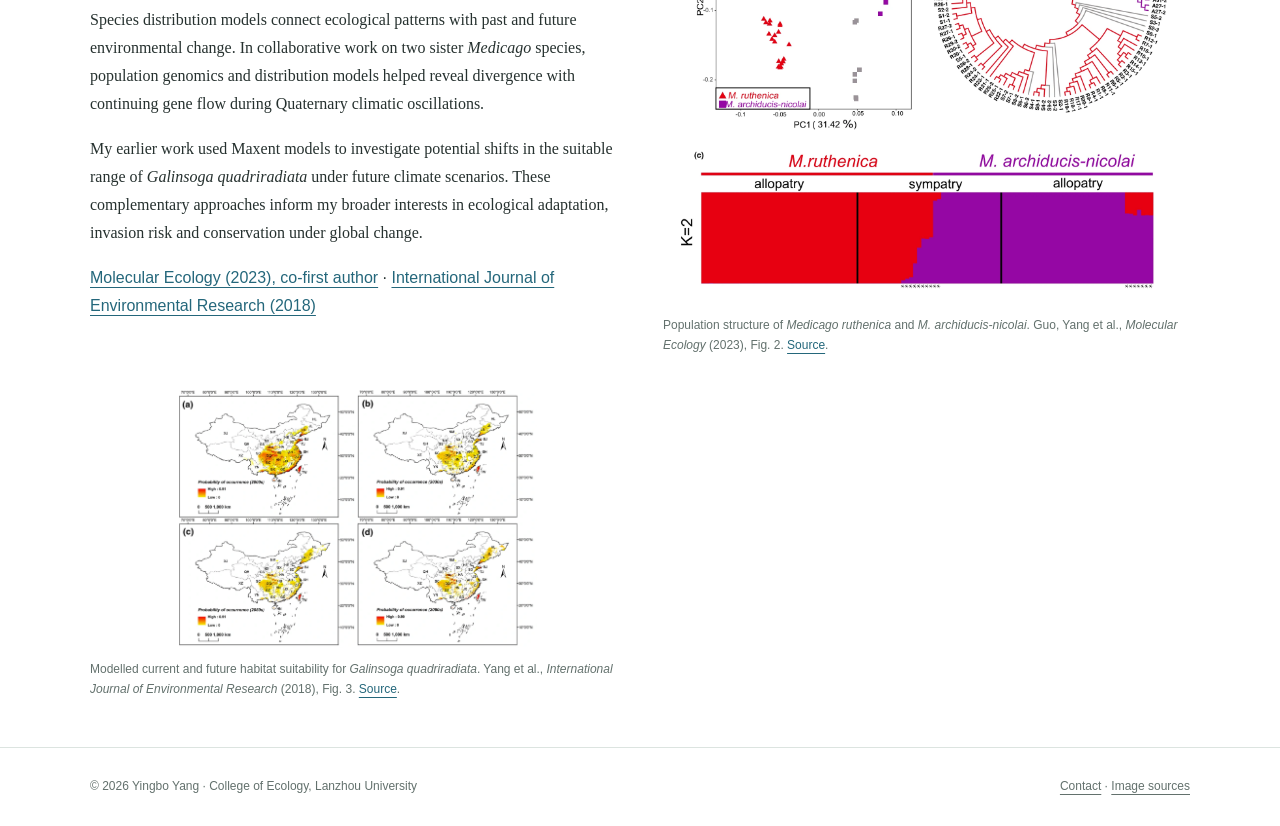
<file: research.html>
<!doctype html>
<html lang="en">
<head>
  <meta charset="utf-8"><meta name="viewport" content="width=device-width, initial-scale=1">
  <title>Research | Yingbo Yang</title>
  <meta name="description" content="Research on plant invasion patterns, climatic niche dynamics, mountain biodiversity, niche conservatism and species distribution modelling.">
  <link rel="stylesheet" href="assets/style.css"><script src="assets/site.js" defer></script>
</head>
<body>
  <a class="skip-link" href="#main">Skip to content</a>
  <header class="site-header"><div class="wrap header-inner">
    <a class="brand" href="index.html"><strong>Yingbo Yang</strong><span>College of Ecology · Lanzhou University</span></a>
    <nav class="nav" aria-label="Main navigation"><a href="index.html">Home</a><a href="people.html">People</a><a href="research.html" aria-current="page">Research</a><a href="publications.html">Publications</a><a href="contact.html">Contact</a></nav>
  </div></header>
  <main id="main">
    <div class="page-intro"><div class="wrap"><p class="kicker">RESEARCH</p><h1>Patterns, Niches &amp; Biodiversity</h1><p>I combine biodiversity data, spatial models and ecological theory to understand plant distributions, biological invasions and diversity across regions and scales.</p></div></div>
    <div class="wrap">
      <section class="project" id="invasions">
        <div class="project-top">
          <div>
            <p class="project-number">01 / INVASION ECOLOGY &amp; BIODIVERSITY DATA</p>
            <h2>Where are plant invasions concentrated?</h2>
            <p>Reliable distribution data are the foundation for understanding and managing biological invasions. I integrate herbarium specimens, citizen science observations, flora, literature and global occurrence records to map alien and invasive plants in China.</p>
            <p>Our county-level database documents 400 alien and invasive plant species across 2,684 Chinese counties. Complementary work maps invasion hotspots and compares invasion levels inside and outside protected areas.</p>
            <div class="metrics"><div><strong>400</strong><span>plant species</span></div><div><strong>2,684</strong><span>administrative counties</span></div><div><strong>246,865</strong><span>source records integrated</span></div></div>
            <p class="related"><a href="https://doi.org/10.1002/ecy.70084" target="_blank" rel="noopener noreferrer">Ecology (2025)</a> · <a href="https://doi.org/10.6084/m9.figshare.25977016" target="_blank" rel="noopener noreferrer">County-level dataset</a> · <a href="https://doi.org/10.1016/j.gecco.2023.e02424" target="_blank" rel="noopener noreferrer">Global Ecology and Conservation (2023)</a></p>
          </div>
          <figure><a class="figure-link" data-figure href="assets/images/invasion-patterns.webp"><img src="assets/images/invasion-patterns.webp" alt="Four-panel map of invasive plant richness by counties and grids, protected areas and Chinese regions" width="1381" height="1107" loading="lazy"></a><figcaption>Invasive plant richness and spatial context in China. Yang et al., <i>Global Ecology and Conservation</i> (2023), Fig. 1. <a href="https://doi.org/10.1016/j.gecco.2023.e02424" target="_blank" rel="noopener noreferrer">Source</a>.</figcaption></figure>
        </div>
        <div class="detail-gallery">
          <figure><a class="figure-link" data-figure href="assets/images/invasion-hotspots.webp"><img src="assets/images/invasion-hotspots.webp" alt="Invasion level score and hotspots of plant invasion across China" width="1381" height="558" loading="lazy"></a><figcaption>Invasion level scores and hotspots. Yang et al., <i>Global Ecology and Conservation</i> (2023), Fig. 2. <a href="https://doi.org/10.1016/j.gecco.2023.e02424" target="_blank" rel="noopener noreferrer">Source</a>.</figcaption></figure>
          <figure><a class="figure-link" data-figure href="assets/images/niche-data.webp"><img src="assets/images/niche-data.webp" alt="Maps comparing GBIF-only and integrated species richness records with species accumulation curves" width="1494" height="1597" loading="lazy"></a><figcaption>The contribution of local records to observed plant distributions. Yang et al., <i>New Phytologist</i> (2026; online 2025), Fig. 1. <a href="https://doi.org/10.1111/nph.70680" target="_blank" rel="noopener noreferrer">Source</a>.</figcaption></figure>
        </div>
      </section>
      <section class="project" id="niches">
        <div class="project-top">
          <div>
            <p class="project-number">02 / CLIMATIC NICHE DYNAMICS</p>
            <h2>How do plants occupy new climates?</h2>
            <p>Do naturalized plants retain their native climatic niches, or expand into new environmental space? A central part of my work examines how data completeness changes our answers to this question.</p>
            <p>By integrating specimen and citizen science records from China with GBIF data, we found larger climatic niche estimates and more pronounced niche shifts than GBIF-only data suggested. The differences were especially important in southern China and along temperature and seasonality gradients.</p>
            <p>These findings motivate my interest in distributional disequilibrium, climatic niche mismatches and more reliable forecasts of plant invasions.</p>
            <p class="related"><a href="https://doi.org/10.1111/nph.70680" target="_blank" rel="noopener noreferrer">New Phytologist 251: 842–855 (2026; online 2025)</a></p>
          </div>
          <figure><a class="figure-link" data-figure href="assets/images/niche-space.webp"><img src="assets/images/niche-space.webp" alt="Comparison of GBIF-only and integrated estimates of climatic niche size and environmental space" width="1040" height="599" loading="lazy"></a><figcaption>Climatic niche estimates from GBIF-only and integrated datasets. Yang et al., <i>New Phytologist</i>, Fig. 2. <a href="https://doi.org/10.1111/nph.70680" target="_blank" rel="noopener noreferrer">Source</a>.</figcaption></figure>
        </div>
        <div class="detail-gallery">
          <figure><a class="figure-link" data-figure href="assets/images/niche-shifts.webp"><img src="assets/images/niche-shifts.webp" alt="Niche size ratios, niche similarity and directions of climatic niche shifts" width="1590" height="892" loading="lazy"></a><figcaption>Changes in inferred niche sizes and shift directions after data integration. Yang et al., <i>New Phytologist</i>, Fig. 4. <a href="https://doi.org/10.1111/nph.70680" target="_blank" rel="noopener noreferrer">Source</a>.</figcaption></figure>
        </div>
      </section>
      <section class="project" id="biodiversity">
        <div class="project-top">
          <div>
            <p class="project-number">03 / MACROECOLOGY &amp; BIOGEOGRAPHY</p>
            <h2>Why does plant diversity vary across the world?</h2>
            <p>I investigate how environmental constraints and evolutionary history interact to shape large-scale diversity gradients.</p>
            <p>Our work on <i>Medicago</i> shows that niche conservatism helps explain why a Mediterranean-origin lineage is less diverse in the tropics. In <i>Gaultheria</i>, we found that higher richness in tropical mountains is associated with greater niche diversity, environmental heterogeneity and long-term persistence, rather than significantly faster diversification.</p>
            <p class="related"><a href="https://doi.org/10.1111/jbi.70299" target="_blank" rel="noopener noreferrer">Journal of Biogeography (2026)</a> · <a href="https://doi.org/10.1111/ecog.06085" target="_blank" rel="noopener noreferrer">Ecography (2022)</a></p>
          </div>
          <figure><a class="figure-link" data-figure href="assets/images/mountain-diversity.webp"><img src="assets/images/mountain-diversity.webp" alt="Global richness distribution of Gaultheria, with concentrations in tropical and temperate mountain systems" width="1508" height="768" loading="lazy"></a><figcaption>Global species richness of <i>Gaultheria</i>. Yang et al., <i>Journal of Biogeography</i> (2026), Fig. 1. <a href="https://doi.org/10.1111/jbi.70299" target="_blank" rel="noopener noreferrer">Source</a>.</figcaption></figure>
        </div>
        <div class="detail-gallery">
          <figure><a class="figure-link" data-figure href="assets/images/medicago-richness.webp"><img src="assets/images/medicago-richness.webp" alt="Global map and latitudinal gradient of Medicago species richness" width="1498" height="592" loading="lazy"></a><figcaption>Global richness and latitudinal patterns of <i>Medicago</i>. Yang et al., <i>Ecography</i> (2022), Fig. 1. <a href="https://doi.org/10.1111/ecog.06085" target="_blank" rel="noopener noreferrer">Source</a>.</figcaption></figure>
          <figure><a class="figure-link" data-figure href="assets/images/mountain-niches.webp"><img src="assets/images/mountain-niches.webp" alt="Comparison of climatic niche spaces in tropical, temperate, lowland and mountain Gaultheria species" width="1428" height="1242" loading="lazy"></a><figcaption>Climatic niche space across regions and mountain systems. Yang et al., <i>Journal of Biogeography</i> (2026), Fig. 4. <a href="https://doi.org/10.1111/jbi.70299" target="_blank" rel="noopener noreferrer">Source</a>.</figcaption></figure>
        </div>
      </section>
      <section class="project" id="evolution">
        <div class="project-top">
          <div>
            <p class="project-number">04 / EVOLUTION &amp; DISTRIBUTION MODELLING</p>
            <h2>From evolutionary history to future distributions</h2>
            <p>Species distribution models connect ecological patterns with past and future environmental change. In collaborative work on two sister <i>Medicago</i> species, population genomics and distribution models helped reveal divergence with continuing gene flow during Quaternary climatic oscillations.</p>
            <p>My earlier work used Maxent models to investigate potential shifts in the suitable range of <i>Galinsoga quadriradiata</i> under future climate scenarios. These complementary approaches inform my broader interests in ecological adaptation, invasion risk and conservation under global change.</p>
            <p class="related"><a href="https://doi.org/10.1111/mec.16925" target="_blank" rel="noopener noreferrer">Molecular Ecology (2023), co-first author</a> · <a href="https://doi.org/10.1007/s41742-018-0146-3" target="_blank" rel="noopener noreferrer">International Journal of Environmental Research (2018)</a></p>
          </div>
          <figure><a class="figure-link" data-figure href="assets/images/medicago-genomics.webp"><img src="assets/images/medicago-genomics.webp" alt="Genetic population structure, phylogenetic tree and admixture of two sister Medicago species" width="1550" height="1320" loading="lazy"></a><figcaption>Population structure of <i>Medicago ruthenica</i> and <i>M. archiducis-nicolai</i>. Guo, Yang et al., <i>Molecular Ecology</i> (2023), Fig. 2. <a href="https://doi.org/10.1111/mec.16925" target="_blank" rel="noopener noreferrer">Source</a>.</figcaption></figure>
        </div>
        <div class="detail-gallery">
          <figure><a class="figure-link" data-figure href="assets/images/invasion-forecast.webp"><img src="assets/images/invasion-forecast.webp" alt="Current and projected future suitable areas of Galinsoga quadriradiata in China" width="1477" height="1065" loading="lazy"></a><figcaption>Modelled current and future habitat suitability for <i>Galinsoga quadriradiata</i>. Yang et al., <i>International Journal of Environmental Research</i> (2018), Fig. 3. <a href="https://doi.org/10.1007/s41742-018-0146-3" target="_blank" rel="noopener noreferrer">Source</a>.</figcaption></figure>
        </div>
      </section>
    </div>
  </main>
  <footer class="site-footer"><div class="wrap footer-inner"><p>© 2026 Yingbo Yang · College of Ecology, Lanzhou University</p><p><a href="contact.html">Contact</a> · <a href="credits.html">Image sources</a></p></div></footer>
</body>
</html>
</file>
<file: assets/style.css>
:root {
  --ink: #26312f;
  --muted: #63716d;
  --green: #285a48;
  --teal: #24677b;
  --rust: #a34d3d;
  --line: #dce4e0;
  --soft: #f3f6f5;
  --width: 1100px;
}
* { box-sizing: border-box; letter-spacing: 0; }
html { scroll-behavior: smooth; scroll-padding-top: 110px; }
body { margin: 0; background: #fff; color: var(--ink); font-family: Georgia, 'Times New Roman', 'Noto Serif SC', serif; font-size: 17px; line-height: 1.75; }
img { max-width: 100%; height: auto; display: block; }
a { color: var(--teal); text-underline-offset: 4px; text-decoration-thickness: 1px; }
a:hover { color: var(--rust); }
button, input, select { font: inherit; }
button, a { -webkit-tap-highlight-color: transparent; }
button { cursor: pointer; }
:focus-visible { outline: 3px solid var(--teal); outline-offset: 5px; }
[hidden] { display: none !important; }
.wrap { width: min(var(--width), calc(100% - 64px)); margin-inline: auto; }
.skip-link { position: fixed; top: -100px; left: 16px; padding: 8px 16px; z-index: 50; background: white; }
.skip-link:focus { top: 12px; }
.site-header { border-top: 4px solid var(--green); border-bottom: 1px solid var(--line); background: #fff; }
.header-inner { min-height: 100px; display: flex; align-items: center; justify-content: space-between; gap: 24px; }
.brand { display: grid; color: var(--ink); text-decoration: none; line-height: 1.4; flex: 0 0 auto; }
.brand strong { font-size: 25px; font-weight: normal; }
.brand span { font: 12px/1.5 Arial, 'Microsoft YaHei', sans-serif; color: var(--muted); margin-top: 4px; }
.nav { display: flex; align-items: center; gap: 25px; font: 14px/1.4 Arial, 'Microsoft YaHei', sans-serif; }
.nav a { color: var(--ink); text-decoration: none; padding: 14px 0; border-bottom: 2px solid transparent; }
.nav a:hover, .nav a[aria-current='page'] { color: var(--green); border-bottom-color: var(--green); }
.hero { position: relative; height: 430px; color: #fff; isolation: isolate; }
.hero-image { position: absolute; width: 100%; height: 100%; object-fit: cover; object-position: 60% 47%; z-index: -2; }
.hero::before { content: ''; position: absolute; inset: 0; background: linear-gradient(90deg, rgba(10,29,21,.8), rgba(10,29,21,.34) 45%, transparent 75%); z-index: -1; }
.hero-inner { height: 100%; display: flex; flex-direction: column; justify-content: flex-end; align-items: flex-start; padding-bottom: 48px; }
.hero h1 { font-weight: normal; font-size: 58px; line-height: 1.1; margin: 10px 0 20px; }
.hero p { max-width: 450px; margin: 0; font-size: 21px; line-height: 1.5; text-wrap: balance; }
.hero .eyebrow { color: #e1eee7; font-size: 13px; }
.eyebrow, .kicker { font-family: Arial, 'Microsoft YaHei', sans-serif; color: var(--green); font-size: 12px; line-height: 1.5; font-weight: 600; }
h1, h2, h3 { font-weight: normal; text-wrap: balance; }
h1 { font-size: 43px; line-height: 1.2; margin: 10px 0 18px; }
h2 { font-size: 31px; line-height: 1.3; margin: 0 0 22px; }
h3 { font-size: 23px; line-height: 1.4; margin: 0 0 12px; }
p { margin: 0 0 17px; }
.section { padding-block: 58px; }
.section + .section { border-top: 1px solid var(--line); }
.section-head { display: flex; justify-content: space-between; gap: 24px; align-items: baseline; margin-bottom: 24px; }
.section-head h2 { margin: 0; }
.text-link { font: 14px/1.5 Arial, 'Microsoft YaHei', sans-serif; white-space: nowrap; }
.welcome { display: grid; grid-template-columns: minmax(0, 1fr) 270px; gap: 65px; }
.lead { font-size: 21px; line-height: 1.65; }
.welcome aside { padding-left: 26px; border-left: 2px solid var(--line); }
.welcome aside h3 { font-size: 20px; }
.welcome aside p { font-size: 15px; color: var(--muted); }
.welcome aside .kicker { color: var(--rust); margin-bottom: 9px; }
.profile-links { display: flex; flex-wrap: wrap; gap: 7px 20px; margin-top: 22px; font: 14px/1.7 Arial, 'Microsoft YaHei', sans-serif; }
.research-preview { display: grid; grid-template-columns: repeat(3, minmax(0, 1fr)); gap: 32px; }
.research-preview article { min-width: 0; }
.preview-figure { display: block; height: 180px; margin-bottom: 20px; background: #fff; }
.preview-figure img { height: 100%; width: 100%; object-fit: contain; }
.research-preview h3 { font-size: 21px; margin-bottom: 12px; }
.research-preview p { color: var(--muted); font-size: 15px; line-height: 1.7; }
.soft-band { background: var(--soft); }
.publication-short { display: grid; grid-template-columns: 150px minmax(0, 1fr); gap: 28px; padding: 24px 0; border-top: 1px solid var(--line); }
.publication-short:last-child { padding-bottom: 0; }
.publication-short .meta { font: 13px/1.6 Arial, 'Microsoft YaHei', sans-serif; color: var(--muted); }
.publication-short .meta strong { display: block; font-weight: normal; color: var(--rust); }
.publication-short h3 { font-size: 20px; margin: 0 0 8px; }
.publication-short h3 a, .paper h3 a { color: var(--ink); text-decoration: none; }
.publication-short h3 a:hover, .paper h3 a:hover { color: var(--teal); text-decoration: underline; }
.publication-short p { font-size: 15px; color: var(--muted); margin: 0; }
.page-intro { padding: 48px 0 36px; border-bottom: 1px solid var(--line); }
.page-intro p { max-width: 750px; color: var(--muted); margin-bottom: 0; }
.profile { display: grid; grid-template-columns: 300px minmax(0, 1fr); gap: 55px; align-items: start; }
.portrait { width: 300px; height: 360px; object-fit: cover; object-position: 61% 45%; }
.portrait-caption { font: 13px/1.6 Arial, 'Microsoft YaHei', sans-serif; color: var(--muted); margin: 12px 0 0; }
.timeline { padding: 0; margin: 24px 0 0; list-style: none; }
.timeline li { display: grid; grid-template-columns: 125px minmax(0, 1fr); gap: 20px; padding: 17px 0; border-top: 1px solid var(--line); }
.timeline time, .timeline .period { font: 13px/1.65 Arial, 'Microsoft YaHei', sans-serif; color: var(--muted); }
.timeline strong { display: block; font-weight: normal; }
.timeline small { color: var(--muted); font: 13px/1.6 Arial, 'Microsoft YaHei', sans-serif; }
.students { border-left: 3px solid var(--green); padding-left: 24px; }
.students p { color: var(--muted); }
.project { padding: 48px 0; border-bottom: 1px solid var(--line); }
.project:last-child { border-bottom: none; }
.project-top { display: grid; grid-template-columns: 1fr 1fr; gap: 46px; align-items: start; }
.project-top > * { min-width: 0; }
.project-number { color: var(--rust); font: 12px/1.5 Arial, 'Microsoft YaHei', sans-serif; margin-bottom: 10px; }
.project h2 { font-size: 29px; }
.project p { font-size: 16px; }
.project figure { margin: 0; }
.figure-link { display: flex; align-items: center; justify-content: center; width: 100%; background: #fff; min-height: 180px; }
.figure-link img { max-height: 430px; width: 100%; object-fit: contain; }
figcaption { margin-top: 12px; font: 12px/1.65 Arial, 'Microsoft YaHei', sans-serif; color: var(--muted); }
.metrics { display: grid; grid-template-columns: repeat(3, 1fr); gap: 18px; padding: 20px 0 16px; margin: 12px 0; border-top: 1px solid var(--line); border-bottom: 1px solid var(--line); }
.metrics strong { font-size: 28px; color: var(--green); font-weight: normal; display: block; line-height: 1.3; }
.metrics span { font: 12px/1.5 Arial, 'Microsoft YaHei', sans-serif; color: var(--muted); display: block; margin-top: 5px; }
.detail-gallery { display: grid; grid-template-columns: repeat(2, minmax(0, 1fr)); gap: 32px; margin-top: 32px; }
.detail-gallery .figure-link { height: 260px; }
.detail-gallery .figure-link img { max-height: 260px; }
.related { font: 13px/1.8 Arial, 'Microsoft YaHei', sans-serif; }
.pub-toolbar { display: flex; gap: 20px; align-items: center; padding: 26px 0; border-bottom: 1px solid var(--line); font: 14px/1.5 Arial, 'Microsoft YaHei', sans-serif; }
.pub-toolbar label { color: var(--muted); }
.pub-toolbar input { min-width: 0; width: 100%; border: 0; background: var(--soft); padding: 12px 16px; border-radius: 3px; color: var(--ink); }
.pub-count { margin-left: auto; white-space: nowrap; color: var(--muted); font-size: 12px; }
.pub-year { padding: 36px 0 10px; }
.pub-year h2 { font-size: 27px; padding-bottom: 12px; border-bottom: 2px solid var(--green); margin: 0; }
.paper { display: grid; grid-template-columns: 150px minmax(0, 1fr); gap: 30px; padding: 27px 0; border-bottom: 1px solid var(--line); }
.paper figure { margin: 0; height: 118px; display: flex; align-items: center; }
.paper figure img { width: 150px; max-height: 118px; object-fit: contain; }
.paper.no-figure { grid-template-columns: 1fr; padding-left: 180px; }
.paper h3 { font-size: 21px; margin: 0 0 9px; }
.paper p { font-size: 15px; margin: 0 0 8px; }
.paper .authors { color: var(--muted); font-size: 14px; }
.paper .journal { font-style: italic; color: var(--green); }
.paper .paper-note { font-size: 13px; color: var(--muted); }
.paper .paper-links { font: 13px/1.6 Arial, 'Microsoft YaHei', sans-serif; display: flex; gap: 18px; flex-wrap: wrap; }
.pub-note { font: 13px/1.7 Arial, 'Microsoft YaHei', sans-serif; color: var(--muted); padding: 30px 0; }
.empty-results { padding: 40px 0; }
.contact-grid { display: grid; grid-template-columns: 1fr 1fr; gap: 64px; }
.contact-grid address { font-style: normal; }
.contact-list { margin: 0; }
.contact-list > div { padding: 16px 0; border-bottom: 1px solid var(--line); }
.contact-list dt { font: 12px/1.5 Arial, 'Microsoft YaHei', sans-serif; color: var(--muted); margin-bottom: 5px; }
.contact-list dd { margin: 0; overflow-wrap: anywhere; }
.site-footer { border-top: 1px solid var(--line); padding: 28px 0; font: 12px/1.8 Arial, 'Microsoft YaHei', sans-serif; color: var(--muted); }
.footer-inner { display: flex; justify-content: space-between; gap: 18px; flex-wrap: wrap; }
.site-footer p { margin: 0; }
.site-footer a { color: var(--muted); }
.figure-dialog { width: min(1180px, calc(100% - 32px)); max-height: calc(100% - 32px); padding: 48px 24px 24px; border: 1px solid var(--line); border-radius: 4px; }
.figure-dialog::backdrop { background: rgba(12, 24, 21, .78); }
.figure-dialog img { max-height: calc(100dvh - 170px); margin: auto; object-fit: contain; }
.figure-dialog p { font: 13px/1.7 Arial, sans-serif; margin: 18px 0 0; }
.dialog-close { position: absolute; right: 12px; top: 10px; width: 32px; height: 32px; display: grid; place-items: center; color: var(--ink); background: white; border: 1px solid var(--line); border-radius: 3px; }
.dialog-close svg { width: 18px; height: 18px; }
@media (min-width: 1600px) { .hero { height: 480px; } }
@media (max-width: 900px) {
  .header-inner { align-items: flex-start; flex-direction: column; gap: 8px; padding-block: 18px 0; }
  .nav { width: 100%; gap: 26px; flex-wrap: wrap; }
  .hero { height: 390px; }
  .hero h1 { font-size: 48px; }
  .welcome { grid-template-columns: minmax(0, 1fr) 220px; gap: 32px; }
  .research-preview { gap: 22px; }
  .preview-figure { height: 145px; }
  .profile { grid-template-columns: 240px minmax(0, 1fr); gap: 35px; }
  .portrait { width: 240px; height: 310px; }
  .project-top { gap: 30px; }
}
@media (max-width: 640px) {
  body { font-size: 16px; }
  .wrap { width: calc(100% - 36px); }
  .header-inner { padding-top: 16px; min-height: 112px; }
  .brand strong { font-size: 23px; }
  .brand span { font-size: 11px; }
  .nav { gap: 0; justify-content: space-between; font-size: 12px; flex-wrap: nowrap; }
  .nav a { padding: 12px 0 11px; }
  .hero { height: 465px; max-height: calc(100svh - 190px); min-height: 330px; }
  .hero-image { object-position: 58% 50%; }
  .hero::before { background: linear-gradient(0deg, rgba(10,29,21,.83), rgba(10,29,21,.05) 90%); }
  .hero-inner { padding-bottom: 28px; }
  .hero h1 { font-size: 40px; margin: 10px 0 14px; }
  .hero p { font-size: 18px; max-width: 300px; }
  .hero .eyebrow { font-size: 11px; }
  h1 { font-size: 34px; }
  h2 { font-size: 28px; }
  .section { padding-block: 38px; }
  .section-head { gap: 14px; align-items: flex-start; }
  .section-head h2 { font-size: 26px; }
  .text-link { font-size: 12px; margin-top: 5px; }
  .welcome, .research-preview, .profile, .project-top, .detail-gallery, .contact-grid { grid-template-columns: 1fr; gap: 30px; }
  .welcome aside { padding-left: 20px; }
  .lead { font-size: 19px; }
  .research-preview article { border-top: 1px solid var(--line); padding-top: 24px; }
  .preview-figure { height: 190px; }
  .publication-short { grid-template-columns: 1fr; gap: 8px; }
  .publication-short .meta strong { display: inline; margin-right: 12px; }
  .page-intro { padding: 32px 0; }
  .portrait { width: 100%; max-width: 360px; height: 355px; }
  .timeline li { grid-template-columns: 95px 1fr; gap: 12px; }
  .project { padding-block: 34px; }
  .project h2 { font-size: 27px; }
  .metrics { gap: 12px; }
  .metrics strong { font-size: 26px; }
  .detail-gallery .figure-link { height: auto; min-height: 160px; }
  .detail-gallery .figure-link img { max-height: 340px; }
  .pub-toolbar { gap: 12px; flex-wrap: wrap; }
  .pub-toolbar label { flex: 1 0 100%; }
  .pub-toolbar input { flex: 1 1 180px; }
  .paper { grid-template-columns: 1fr; gap: 16px; }
  .paper figure { display: none; }
  .paper.no-figure { padding-left: 0; }
  .paper h3 { font-size: 20px; }
}
@media (prefers-reduced-motion: reduce) { html { scroll-behavior: auto; } }
@media print { .site-header, .hero, .pub-toolbar, .site-footer, dialog { display: none; } .section { padding-block: 18px; } a { color: inherit; } }
</file>
